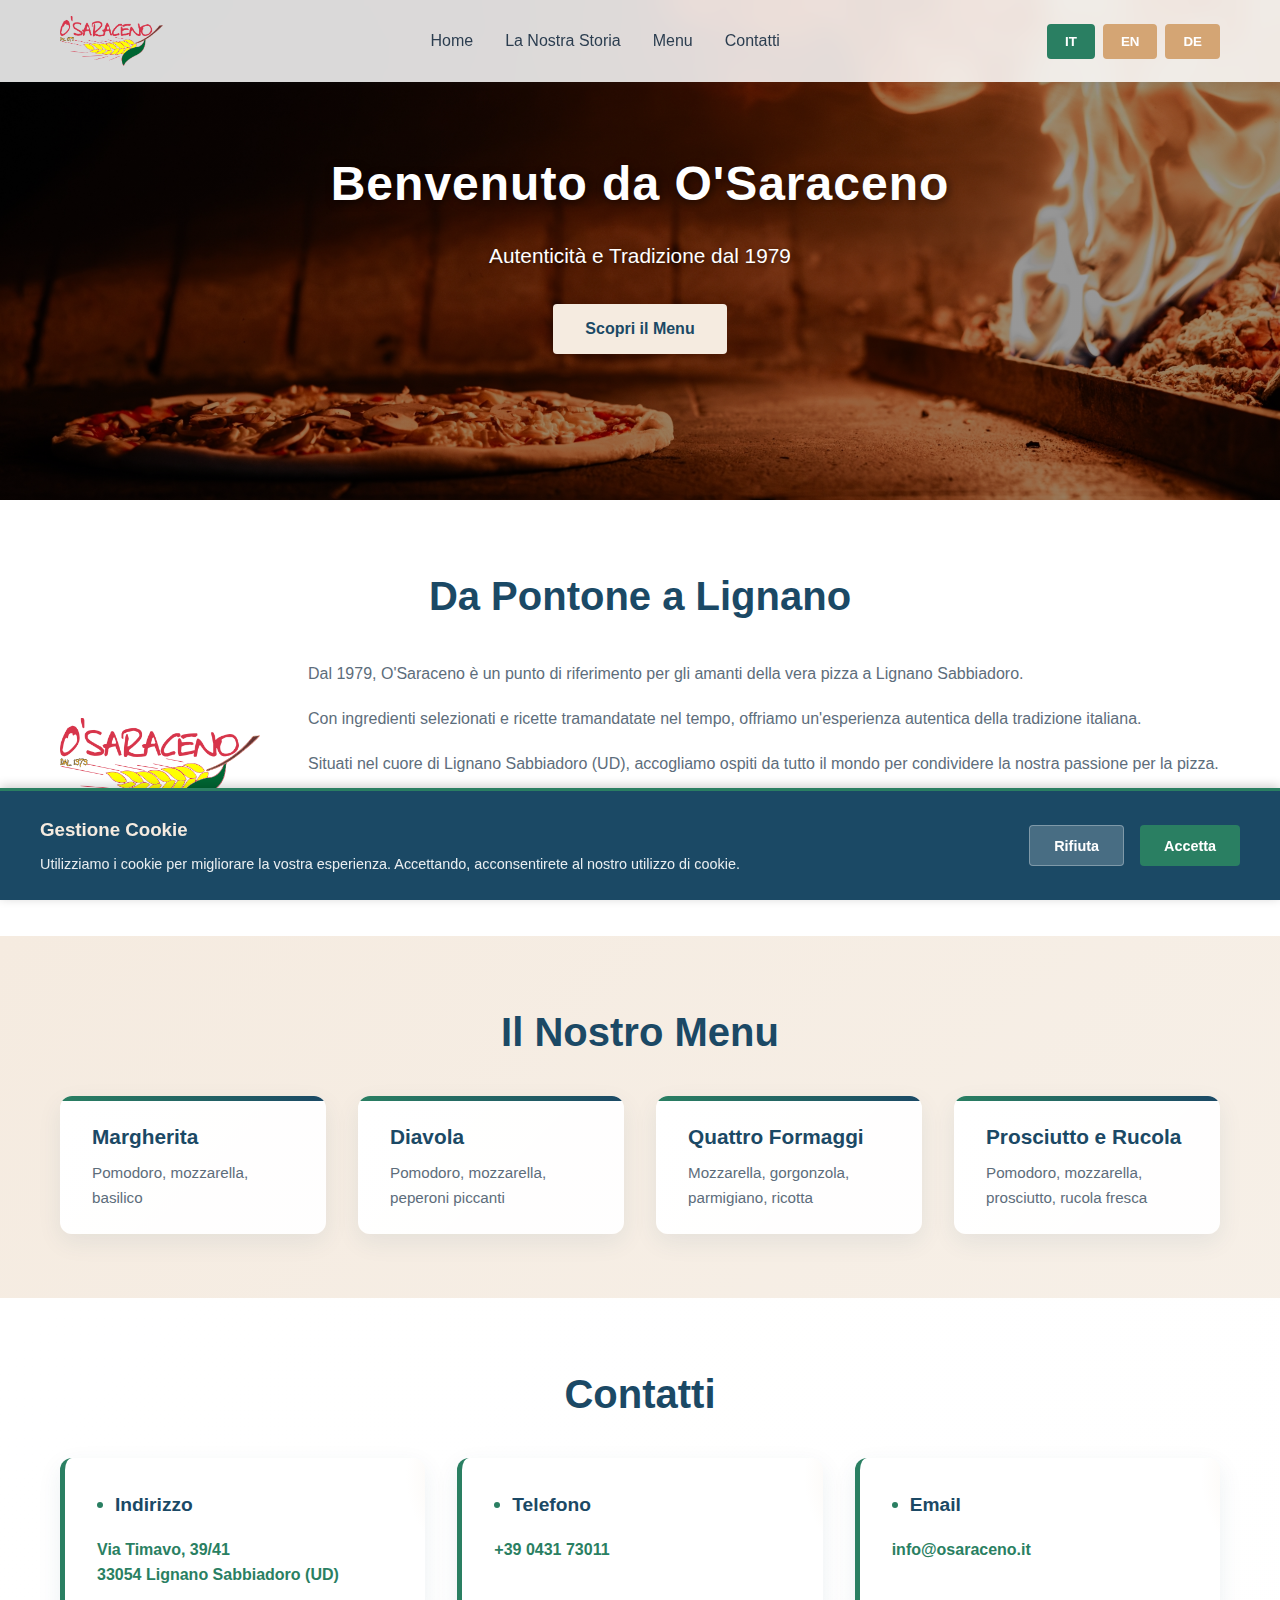
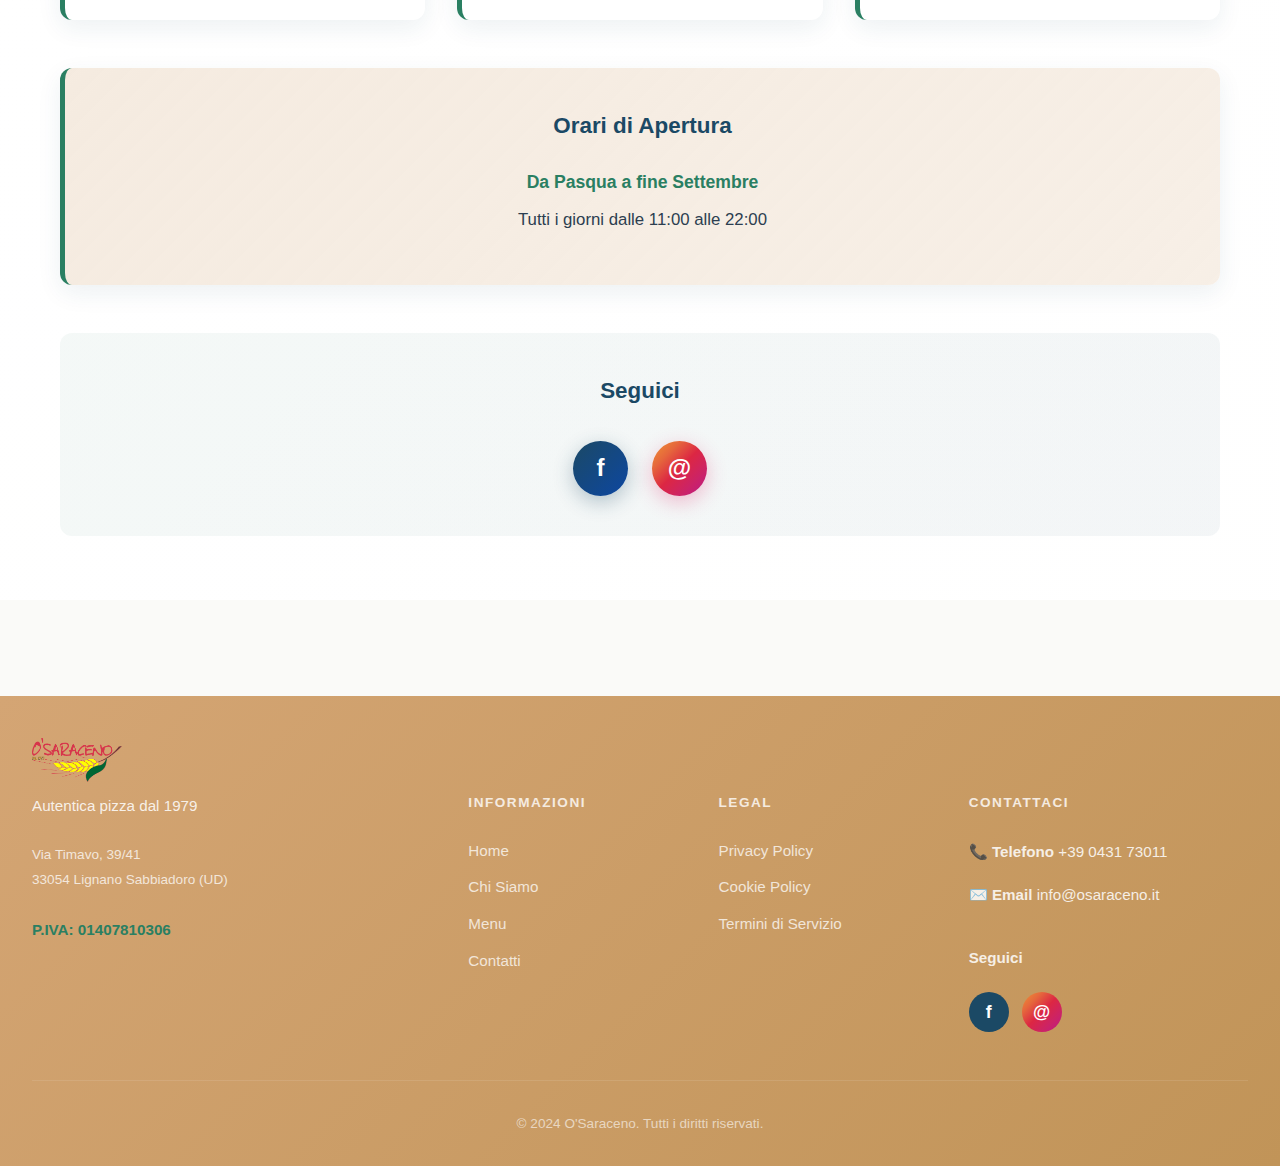
<file: index.html>
<!DOCTYPE html>
<html lang="it">
<head>
    <meta charset="UTF-8">
    <meta name="viewport" content="width=device-width, initial-scale=1.0">
    <title>O'Saraceno - Pizzeria</title>
    <link rel="stylesheet" href="styles.css">
    <link rel="stylesheet" href="home.css">
    <link rel="icon" href="images/logo.png">
</head>
<body>
    <!-- Header e Navbar -->
    <header class="navbar">
        <div class="container">
            <div class="navbar-content">
                <div class="logo">
                    <img src="images/logo.png" alt="O'Saraceno Logo" class="logo-img">
                    <span class="logo-text">O'Saraceno</span>
                </div>
                <nav class="nav-links">
                    <a href="#home" data-i18n="nav_home">Home</a>
                    <a href="story.html" data-i18n="nav_story">La Nostra Storia</a>
                    <a href="menu.html" data-i18n="nav_menu">Menu</a>
                    <a href="contact.html" data-i18n="nav_contact">Contatti</a>
                </nav>
                <div class="language-switcher">
                    <button class="lang-btn" data-lang="it">IT</button>
                    <button class="lang-btn" data-lang="en">EN</button>
                    <button class="lang-btn" data-lang="de">DE</button>
                </div>
            </div>
        </div>
    </header>

    <!-- Hero Section -->
    <section id="home" class="hero">
        <div class="hero-content">
            <h1 data-i18n="hero_title">Benvenuto da O'Saraceno</h1>
            <p data-i18n="hero_subtitle">Autenticità e Tradizione dal 1979</p>
            <button class="cta-btn" data-i18n="hero_btn">Scopri il Menu</button>
        </div>
    </section>

    <!-- Storia Section -->
    <section id="story" class="story">
        <div class="container">
            <h2 data-i18n="story_title">La Nostra Storia</h2>
            <div class="story-content">
                <img src="images/logo.png" alt="O'Saraceno" class="story-img">
                <div class="story-text">
                    <p data-i18n="story_p1">Dal 1979, O'Saraceno è un punto di riferimento per gli amanti della vera pizza a Lignano Sabbiadoro.</p>
                    <p data-i18n="story_p2">Con ingredienti selezionati e ricette tramandatate nel tempo, offriamo un'esperienza autentica della tradizione italiana.</p>
                    <p data-i18n="story_p3">Situati nel cuore di Lignano Sabbiadoro (UD), accogliamo ospiti da tutto il mondo per condividere la nostra passione per la pizza.</p>
                    <a href="story.html" class="story-btn" data-i18n="story_btn">Scopri la Nostra Storia</a>
                </div>
            </div>
        </div>
    </section>

    <!-- Menu Section -->
    <section id="menu" class="menu">
        <div class="container">
            <h2 data-i18n="menu_title">Il Nostro Menu</h2>
            <div class="menu-grid">
                <a href="menu.html" class="menu-item">
                    <h3 data-i18n="menu_margherita">Margherita</h3>
                    <p data-i18n="menu_margherita_desc">Pomodoro, mozzarella, basilico</p>
                </a>
                <a href="menu.html" class="menu-item">
                    <h3 data-i18n="menu_diavola">Diavola</h3>
                    <p data-i18n="menu_diavola_desc">Pomodoro, mozzarella, peperoni piccanti</p>
                </a>
                <a href="menu.html" class="menu-item">
                    <h3 data-i18n="menu_quattroformaggi">Quattro Formaggi</h3>
                    <p data-i18n="menu_quattroformaggi_desc">Mozzarella, gorgonzola, parmigiano, ricotta</p>
                </a>
                <a href="menu.html" class="menu-item">
                    <h3 data-i18n="menu_prosciutto">Prosciutto e Rucola</h3>
                    <p data-i18n="menu_prosciutto_desc">Pomodoro, mozzarella, prosciutto, rucola fresca</p>
                </a>
            </div>
        </div>
    </section>

    <!-- Contatti Section -->
    <section id="contact" class="contact">
        <div class="container">
            <h2 data-i18n="contact_title">Contatti</h2>
            <div class="contact-info">
                <div class="contact-item">
                    <h3 data-i18n="contact_address">Indirizzo</h3>
                    <p><a href="https://maps.google.com/?q=Via+Timavo+39+41+Lignano+Sabbiadoro" target="_blank">Via Timavo, 39/41<br>33054 Lignano Sabbiadoro (UD)</a></p>
                </div>
                <div class="contact-item">
                    <h3 data-i18n="contact_phone">Telefono</h3>
                    <p><a href="tel:+390431730011">+39 0431 73011</a></p>
                </div>
                <div class="contact-item">
                    <h3 data-i18n="contact_email">Email</h3>
                    <p><a href="mailto:info@osaraceno.it">info@osaraceno.it</a></p>
                </div>
            </div>

            <div class="opening-hours">
                <h3 data-i18n="contact_hours">Orari di Apertura</h3>
                <p data-i18n="contact_season">Da Pasqua a fine Settembre</p>
                <p data-i18n="contact_days">Tutti i giorni dalle 11:00 alle 22:00</p>
            </div>

            <div class="social-links">
                <h3 data-i18n="contact_follow">Seguici</h3>
                <div class="socials">
                    <a href="https://www.facebook.com/saracenolignano/?locale=it_IT" target="_blank" class="social-btn facebook" aria-label="Facebook" title="Seguici su Facebook">f</a>
                    <a href="https://www.instagram.com/osaraceno/?igsh=MXdrZjVtYWFlMDRrdw%3D%3D" target="_blank" class="social-btn instagram" aria-label="Instagram" title="Seguici su Instagram">@</a>
                </div>
            </div>
        </div>
    </section>

    <!-- Footer -->
    <footer class="footer">
        <div class="footer-content">
            <!-- Company Info -->
            <div class="footer-section">
                <p>Autentica pizza dal 1979</p>
                <p style="font-size: 0.85rem; color: rgba(255,255,255,0.75); margin-top: 0.5rem; margin-bottom: 0;">Via Timavo, 39/41<br>33054 Lignano Sabbiadoro (UD)</p>
                <p class="vat-info">P.IVA: 01407810306</p>
            </div>

            <!-- Quick Links -->
            <div class="footer-section">
                <h4 data-i18n="footer_info">Menu</h4>
                <ul>
                    <li><a href="#home" data-i18n="nav_home">Home</a></li>
                    <li><a href="story.html" data-i18n="footer_about">Chi Siamo</a></li>
                    <li><a href="menu.html" data-i18n="footer_menu">Menu</a></li>
                    <li><a href="#contact" data-i18n="footer_contact">Contatti</a></li>
                </ul>
            </div>

            <!-- Legal -->
            <div class="footer-section">
                <h4 data-i18n="footer_legal">Legal</h4>
                <ul>
                    <li><a href="privacy.html" data-i18n="footer_privacy">Privacy Policy</a></li>
                    <li><a href="cookie-policy.html" data-i18n="footer_cookies">Cookie Policy</a></li>
                    <li><a href="terms.html" data-i18n="footer_terms">Termini di Servizio</a></li>
                </ul>
            </div>

            <!-- Contact & Social -->
            <div class="footer-section">
                <h4 data-i18n="footer_follow">Contattaci</h4>
                <p>
                    <strong>📞 Telefono</strong>
                    <a href="tel:+390431730011">+39 0431 73011</a>
                </p>
                <p>
                    <strong>✉️ Email</strong>
                    <a href="mailto:info@osaraceno.it">info@osaraceno.it</a>
                </p>
                <p style="margin-top: 1.2rem;">
                    <strong style="display: block; margin-bottom: 0.8rem;">Seguici</strong>
                </p>
                <div class="footer-socials">
                    <a href="https://www.facebook.com/saracenolignano/?locale=it_IT" target="_blank" class="footer-social-btn" aria-label="Facebook">f</a>
                    <a href="https://www.instagram.com/osaraceno/?igsh=MXdrZjVtYWFlMDRrdw%3D%3D" target="_blank" class="footer-social-btn" aria-label="Instagram">@</a>
                </div>
            </div>
        </div>

        <div class="footer-bottom">
            <p data-i18n="footer_copyright"></p>
        </div>
    </footer>

    <!-- Cookie Consent Banner -->
    <div id="cookieBanner" class="cookie-banner">
        <div class="cookie-content">
            <div class="cookie-text">
                <h3 data-i18n="cookie_title">Gestione Cookie</h3>
                <p data-i18n="cookie_description">Utilizziamo i cookie per migliorare la vostra esperienza. Accettando, acconsentirete al nostro utilizzo di cookie.</p>
            </div>
            <div class="cookie-buttons">
                <button id="cookieReject" class="cookie-btn reject" data-i18n="cookie_reject">Rifiuta</button>
                <button id="cookieAccept" class="cookie-btn accept" data-i18n="cookie_accept">Accetta</button>
            </div>
        </div>
    </div>

    <!-- WhatsApp Button -->
    <a href="https://wa.me/390431730011?text=Ciao%20O%27Saraceno%2C%20vorrei%20informazioni" target="_blank" class="whatsapp-btn" aria-label="WhatsApp" title="Contattaci su WhatsApp">
        <span class="whatsapp-icon">💬</span>
    </a>

    <script src="translations.js"></script>
    <script src="common.js"></script>
    <script src="cookies.js"></script>
    <script src="home.js"></script>
</body>
</html>
</file>
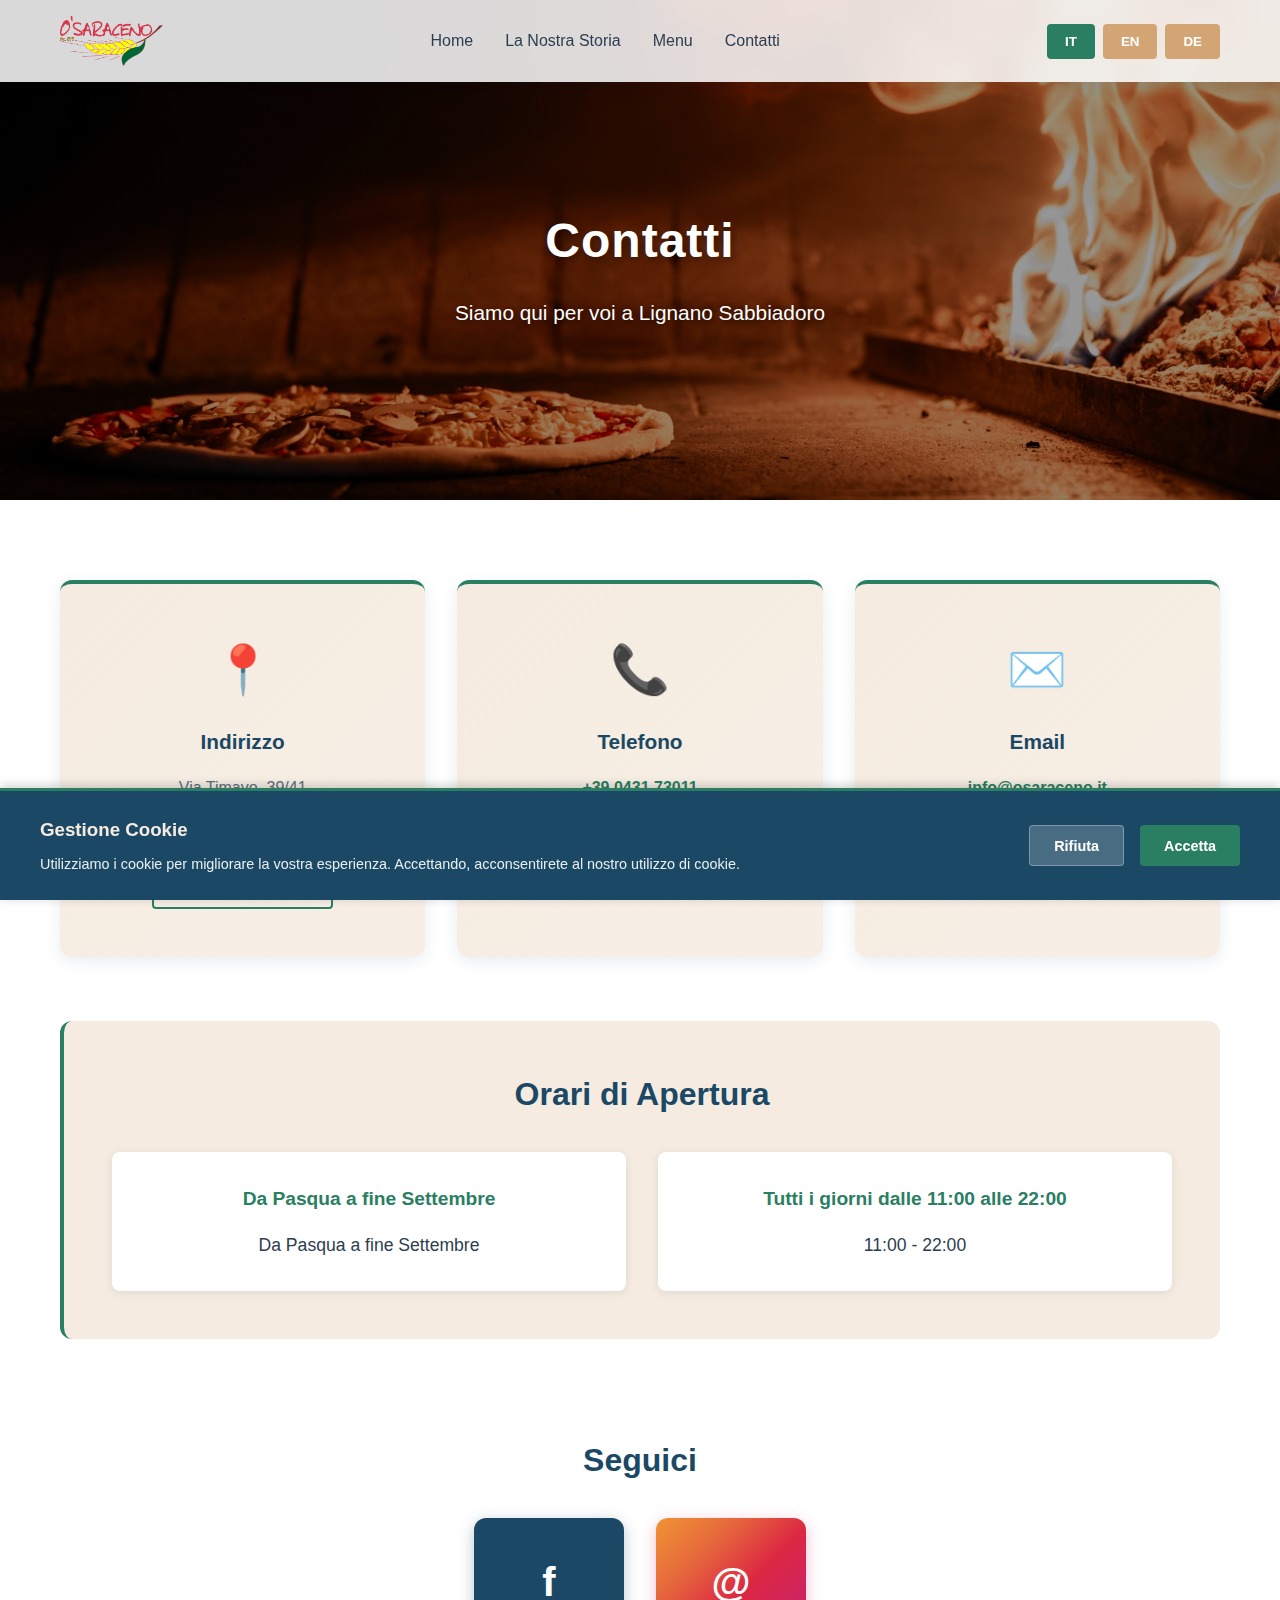
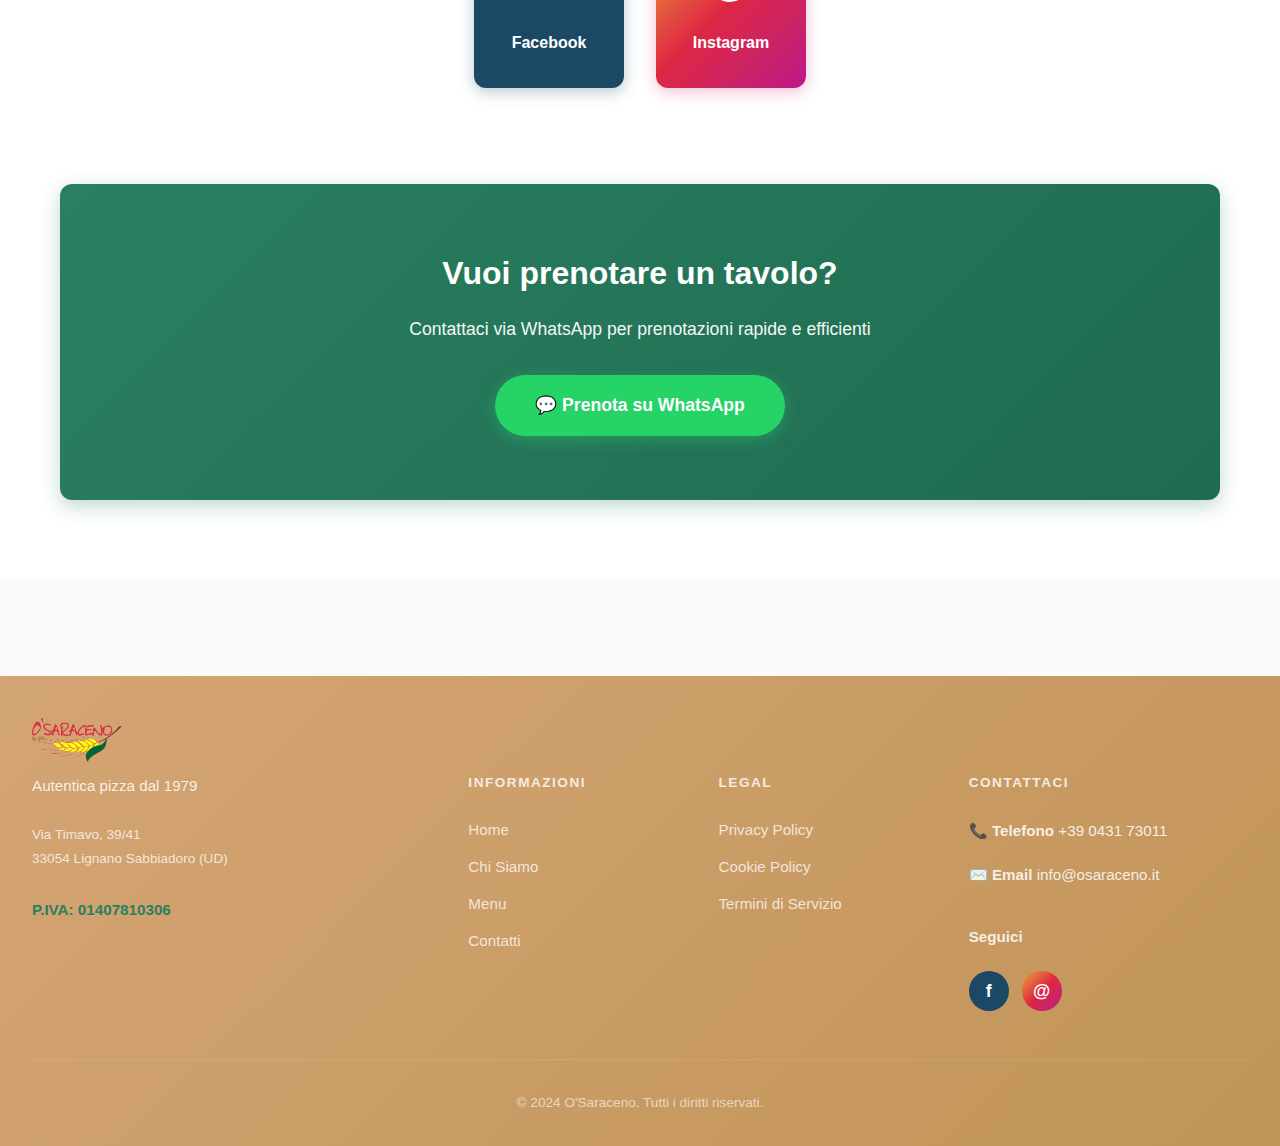
<file: contact.html>
<!DOCTYPE html>
<html lang="it">
<head>
    <meta charset="UTF-8">
    <meta name="viewport" content="width=device-width, initial-scale=1.0">
    <title>Contatti - O'Saraceno</title>
    <link rel="stylesheet" href="styles.css">
    <link rel="stylesheet" href="contact.css">
    <link rel="icon" href="images/logo.png">
</head>
<body>
    <!-- Header e Navbar -->
    <header class="navbar">
        <div class="container">
            <div class="navbar-content">
                <a href="index.html" class="logo">
                    <img src="images/logo.png" alt="O'Saraceno Logo" class="logo-img">
                    <span class="logo-text">O'Saraceno</span>
                </a>
                <nav class="nav-links">
                    <a href="index.html" data-i18n="nav_home">Home</a>
                    <a href="story.html" data-i18n="nav_story">La Nostra Storia</a>
                    <a href="menu.html" data-i18n="nav_menu">Menu</a>
                    <a href="contact.html" data-i18n="nav_contact">Contatti</a>
                </nav>
                <div class="language-switcher">
                    <button class="lang-btn" data-lang="it">IT</button>
                    <button class="lang-btn" data-lang="en">EN</button>
                    <button class="lang-btn" data-lang="de">DE</button>
                </div>
                <button class="hamburger-menu" id="hamburger-menu" aria-label="Menu">
                    <span></span>
                    <span></span>
                    <span></span>
                </button>
            </div>
        </div>
        <!-- Mobile Menu -->
        <nav class="mobile-menu" id="mobile-menu">
            <a href="index.html" data-i18n="nav_home">Home</a>
            <a href="story.html" data-i18n="nav_story">La Nostra Storia</a>
            <a href="menu.html" data-i18n="nav_menu">Menu</a>
            <a href="contact.html" data-i18n="nav_contact">Contatti</a>
        </nav>
    </header>

    <!-- Contact Hero -->
    <section class="contact-hero">
        <div class="contact-hero-content">
            <h1 data-i18n="contact_title">Contatti</h1>
            <p data-i18n="contact_subtitle">Siamo qui per voi a Lignano Sabbiadoro</p>
        </div>
    </section>

    <!-- Contact Main -->
    <section class="contact-main">
        <div class="container">
            <div class="contact-wrapper">
                <!-- Contact Info Cards -->
                <div class="contact-cards">
                    <div class="contact-card">
                        <div class="contact-card-icon">📍</div>
                        <h3 data-i18n="contact_address">Indirizzo</h3>
                        <p>Via Timavo, 39/41</p>
                        <p>33054 Lignano Sabbiadoro (UD)</p>
                        <a href="https://maps.google.com/?q=Via+Timavo+39+41+Lignano+Sabbiadoro" target="_blank" class="contact-link">Visualizza su Maps</a>
                    </div>

                    <div class="contact-card">
                        <div class="contact-card-icon">📞</div>
                        <h3 data-i18n="contact_phone">Telefono</h3>
                        <p><a href="tel:+390431730011">+39 0431 73011</a></p>
                        <p class="contact-card-note">Disponibili per prenotazioni e informazioni</p>
                    </div>

                    <div class="contact-card">
                        <div class="contact-card-icon">✉️</div>
                        <h3 data-i18n="contact_email">Email</h3>
                        <p><a href="mailto:info@osaraceno.it">info@osaraceno.it</a></p>
                        <p class="contact-card-note">Rispondiamo entro 24 ore</p>
                    </div>
                </div>

                <!-- Opening Hours Section -->
                <div class="contact-hours-section">
                    <h2 data-i18n="contact_hours">Orari di Apertura</h2>
                    <div class="hours-content">
                        <div class="hours-box">
                            <h4 data-i18n="contact_season">Stagione</h4>
                            <p>Da Pasqua a fine Settembre</p>
                        </div>
                        <div class="hours-box">
                            <h4 data-i18n="contact_days">Giornaliero</h4>
                            <p>11:00 - 22:00</p>
                        </div>
                    </div>
                </div>

                <!-- Social Links Section -->
                <div class="contact-social-section">
                    <h2 data-i18n="contact_follow">Seguici sui Social</h2>
                    <div class="contact-socials">
                        <a href="https://www.facebook.com/saracenolignano/?locale=it_IT" target="_blank" class="contact-social-btn facebook">
                            <span class="icon">f</span>
                            <span class="label">Facebook</span>
                        </a>
                        <a href="https://www.instagram.com/osaraceno/?igsh=MXdrZjVtYWFlMDRrdw%3D%3D" target="_blank" class="contact-social-btn instagram">
                            <span class="icon">@</span>
                            <span class="label">Instagram</span>
                        </a>
                    </div>
                </div>

                <!-- CTA Section -->
                <div class="contact-cta">
                    <h3>Vuoi prenotare un tavolo?</h3>
                    <p>Contattaci via WhatsApp per prenotazioni rapide e efficienti</p>
                    <a href="https://wa.me/390431730011?text=Ciao%20O%27Saraceno%2C%20vorrei%20prenotare%20un%20tavolo" target="_blank" class="cta-btn whatsapp-cta">
                        💬 Prenota su WhatsApp
                    </a>
                </div>
            </div>
        </div>
    </section>

    <!-- Footer -->
    <footer class="footer">
        <div class="footer-content">
            <!-- Company Info -->
            <div class="footer-section">
                <p>Autentica pizza dal 1979</p>
                <p style="font-size: 0.85rem; color: rgba(255,255,255,0.75); margin-top: 0.5rem; margin-bottom: 0;">Via Timavo, 39/41<br>33054 Lignano Sabbiadoro (UD)</p>
                <p class="vat-info">P.IVA: 01407810306</p>
            </div>

            <!-- Quick Links -->
            <div class="footer-section">
                <h4 data-i18n="footer_info">Menu</h4>
                <ul>
                    <li><a href="index.html" data-i18n="nav_home">Home</a></li>
                    <li><a href="story.html" data-i18n="footer_about">Chi Siamo</a></li>
                    <li><a href="menu.html" data-i18n="footer_menu">Menu</a></li>
                    <li><a href="contact.html" data-i18n="footer_contact">Contatti</a></li>
                </ul>
            </div>

            <!-- Legal -->
            <div class="footer-section">
                <h4 data-i18n="footer_legal">Legal</h4>
                <ul>
                    <li><a href="privacy.html" data-i18n="footer_privacy">Privacy Policy</a></li>
                    <li><a href="cookie-policy.html" data-i18n="footer_cookies">Cookie Policy</a></li>
                    <li><a href="terms.html" data-i18n="footer_terms">Termini di Servizio</a></li>
                </ul>
            </div>

            <!-- Contact & Social -->
            <div class="footer-section">
                <h4 data-i18n="footer_follow">Contattaci</h4>
                <p>
                    <strong>📞 Telefono</strong>
                    <a href="tel:+390431730011">+39 0431 73011</a>
                </p>
                <p>
                    <strong>✉️ Email</strong>
                    <a href="mailto:info@osaraceno.it">info@osaraceno.it</a>
                </p>
                <p style="margin-top: 1.2rem;">
                    <strong style="display: block; margin-bottom: 0.8rem;">Seguici</strong>
                </p>
                <div class="footer-socials">
                    <a href="https://www.facebook.com/saracenolignano/?locale=it_IT" target="_blank" class="footer-social-btn" aria-label="Facebook">f</a>
                    <a href="https://www.instagram.com/osaraceno/?igsh=MXdrZjVtYWFlMDRrdw%3D%3D" target="_blank" class="footer-social-btn" aria-label="Instagram">@</a>
                </div>
            </div>
        </div>

        <div class="footer-bottom">
            <p data-i18n="footer_copyright"></p>
        </div>
    </footer>

    <!-- Cookie Consent Banner -->
    <div id="cookieBanner" class="cookie-banner">
        <div class="cookie-content">
            <div class="cookie-text">
                <h3 data-i18n="cookie_title">Gestione Cookie</h3>
                <p data-i18n="cookie_description">Utilizziamo i cookie per migliorare la vostra esperienza. Accettando, acconsentirete al nostro utilizzo di cookie.</p>
            </div>
            <div class="cookie-buttons">
                <button id="cookieReject" class="cookie-btn reject" data-i18n="cookie_reject">Rifiuta</button>
                <button id="cookieAccept" class="cookie-btn accept" data-i18n="cookie_accept">Accetta</button>
            </div>
        </div>
    </div>

    <!-- WhatsApp Button -->
    <a href="https://wa.me/390431730011?text=Ciao%20O%27Saraceno%2C%20vorrei%20informazioni" target="_blank" class="whatsapp-btn" aria-label="WhatsApp" title="Contattaci su WhatsApp">
        <span class="whatsapp-icon">💬</span>
    </a>

    <script src="script.js"></script>
    <script src="translations.js?v=2"></script>
    <script src="common.js?v=2"></script>
    <script src="cookies.js?v=2"></script>
</body>
</html>
</file>
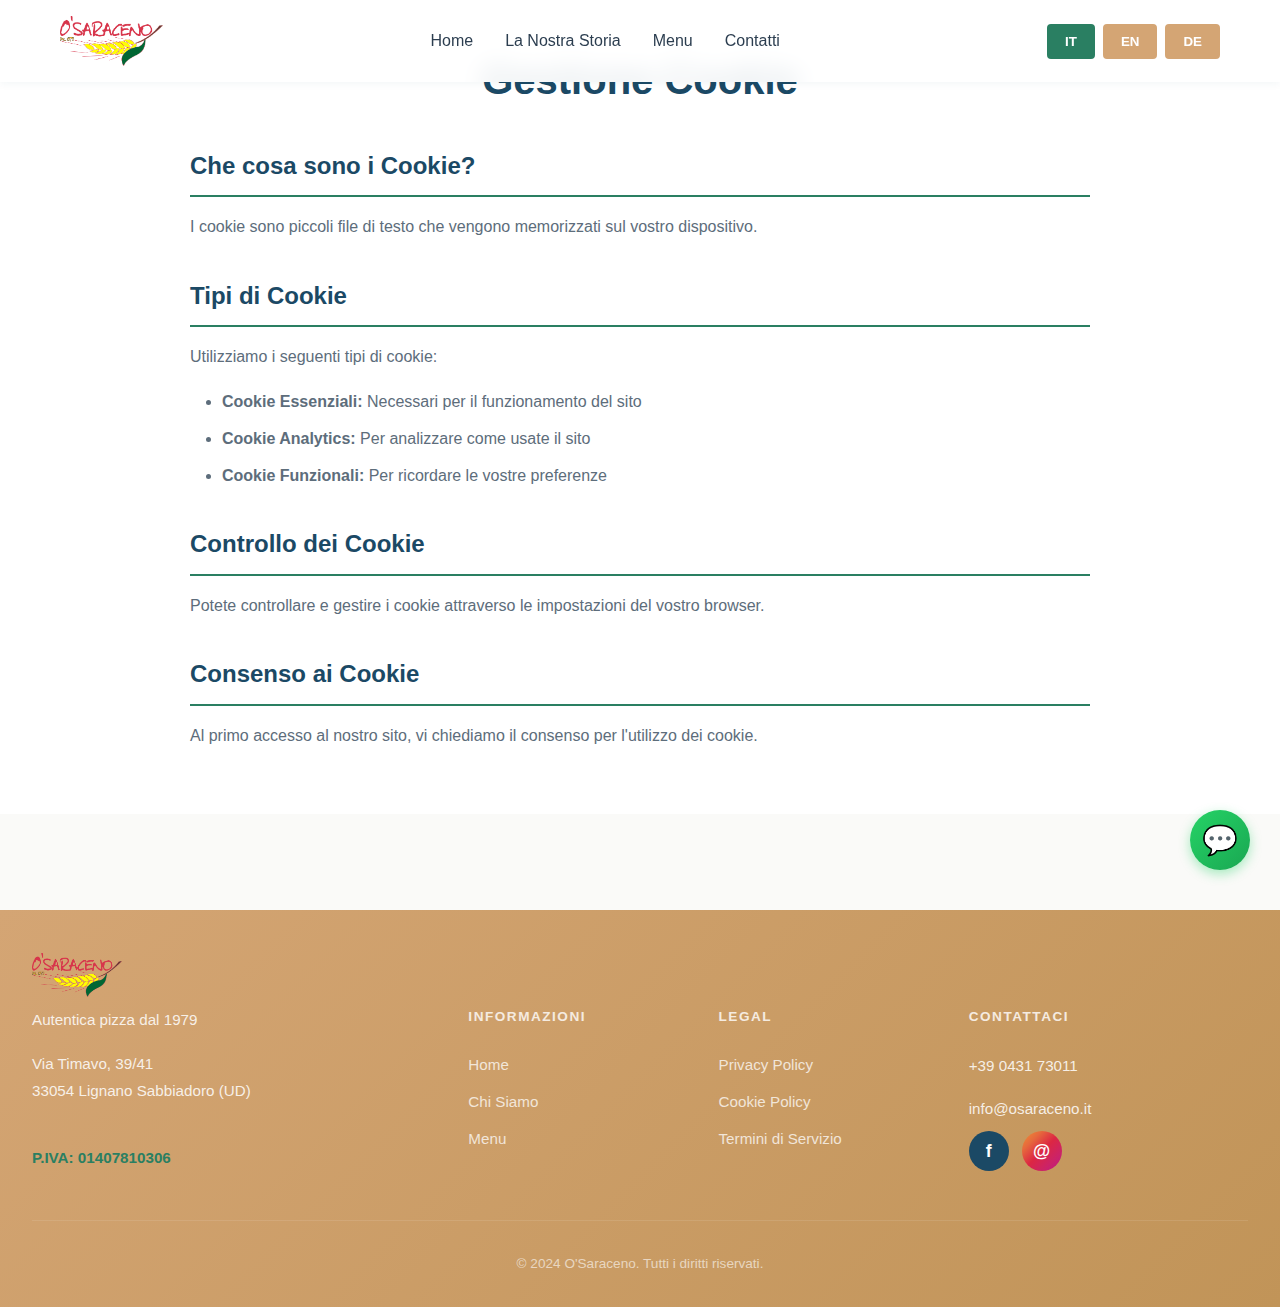
<file: cookie-policy.html>
<!DOCTYPE html>
<html lang="it">
<head>
    <meta charset="UTF-8">
    <meta name="viewport" content="width=device-width, initial-scale=1.0">
    <title>Cookie Policy - O'Saraceno</title>
    <link rel="stylesheet" href="styles.css">
    <link rel="stylesheet" href="legal.css">
    <link rel="icon" href="images/logo.png">
</head>
<body>
    <!-- Header e Navbar -->
    <header class="navbar">
        <div class="container">
            <div class="navbar-content">
                <div class="logo">
                    <img src="images/logo.png" alt="O'Saraceno Logo" class="logo-img">
                    <span class="logo-text">O'Saraceno</span>
                </div>
                <nav class="nav-links">
                    <a href="index.html" data-i18n="nav_home">Home</a>
                    <a href="story.html" data-i18n="nav_story">La Nostra Storia</a>
                    <a href="menu.html" data-i18n="nav_menu">Menu</a>
                    <a href="contact.html" data-i18n="nav_contact">Contatti</a>
                </nav>
                <div class="language-switcher">
                    <button class="lang-btn" data-lang="it">IT</button>
                    <button class="lang-btn" data-lang="en">EN</button>
                    <button class="lang-btn" data-lang="de">DE</button>
                </div>
            </div>
        </div>
    </header>

    <!-- Legal Content -->
    <section class="legal-section">
        <div class="container">
            <h1 data-i18n="cookie_title">Cookie Policy</h1>
            
            <div class="legal-content">
                <h2 data-i18n="cookie_what">Che cosa sono i Cookie?</h2>
                <p data-i18n="cookie_what_text">I cookie sono piccoli file di testo che vengono memorizzati sul vostro dispositivo quando visitate il nostro sito. Ci aiutano a ricordare le vostre preferenze e a migliorare l'esperienza utente.</p>

                <h2 data-i18n="cookie_types">Tipi di Cookie</h2>
                <p data-i18n="cookie_types_text">Utilizziamo i seguenti tipi di cookie:</p>
                <ul>
                    <li><strong>Cookie Essenziali:</strong> Necessari per il funzionamento del sito</li>
                    <li><strong>Cookie Analytics:</strong> Per analizzare come usate il sito</li>
                    <li><strong>Cookie Funzionali:</strong> Per ricordare le vostre preferenze</li>
                </ul>

                <h2 data-i18n="cookie_control">Controllo dei Cookie</h2>
                <p data-i18n="cookie_control_text">Potete controllare e gestire i cookie attraverso le impostazioni del vostro browser. Disabilitare i cookie potrebbe influire sulla funzionalità del sito.</p>

                <h2 data-i18n="cookie_consent">Consenso ai Cookie</h2>
                <p data-i18n="cookie_consent_text">Al primo accesso al nostro sito, vi chiediamo il consenso per l'utilizzo dei cookie. Potete modificare le vostre preferenze in qualsiasi momento.</p>
            </div>
        </div>
    </section>

    <!-- Footer -->
    <footer class="footer">
        <div class="footer-content">
            <!-- Company -->
            <div class="footer-section">
                <p>Autentica pizza dal 1979</p>
                <p>Via Timavo, 39/41<br>33054 Lignano Sabbiadoro (UD)</p>
                <p class="vat-info">P.IVA: 01407810306</p>
            </div>

            <!-- Navigation -->
            <div class="footer-section">
                <h4 data-i18n="footer_info">Menu</h4>
                <ul>
                    <li><a href="index.html" data-i18n="nav_home">Home</a></li>
                    <li><a href="index.html#story" data-i18n="footer_about">Chi Siamo</a></li>
                    <li><a href="index.html#menu" data-i18n="footer_menu">Menu</a></li>
                </ul>
            </div>

            <!-- Legal -->
            <div class="footer-section">
                <h4 data-i18n="footer_legal">Legal</h4>
                <ul>
                    <li><a href="privacy.html" data-i18n="footer_privacy">Privacy</a></li>
                    <li><a href="cookie-policy.html" data-i18n="footer_cookies">Cookie</a></li>
                    <li><a href="terms.html" data-i18n="footer_terms">Termini</a></li>
                </ul>
            </div>

            <!-- Contact -->
            <div class="footer-section">
                <h4 data-i18n="footer_follow">Contatti</h4>
                <p><a href="tel:+390431730011">+39 0431 73011</a></p>
                <p><a href="mailto:info@osaraceno.it">info@osaraceno.it</a></p>
                <div class="footer-socials">
                    <a href="https://www.facebook.com/saracenolignano/?locale=it_IT" target="_blank" class="footer-social-btn" aria-label="Facebook" title="Facebook">f</a>
                    <a href="https://www.instagram.com/osaraceno/?igsh=MXdrZjVtYWFlMDRrdw%3D%3D" target="_blank" class="footer-social-btn" aria-label="Instagram" title="Instagram">@</a>
                </div>
            </div>
        </div>

        <div class="footer-bottom">
            <p data-i18n="footer_copyright"></p>
        </div>
    </footer>

    <!-- WhatsApp Button -->
    <a href="https://wa.me/390431730011?text=Ciao%20O%27Saraceno%2C%20vorrei%20informazioni" target="_blank" class="whatsapp-btn" aria-label="WhatsApp">
        <span class="whatsapp-icon">💬</span>
    </a>

    <script src="translations.js"></script>
    <script src="common.js"></script>
    <script src="cookies.js"></script>
</body>
</html>
</file>
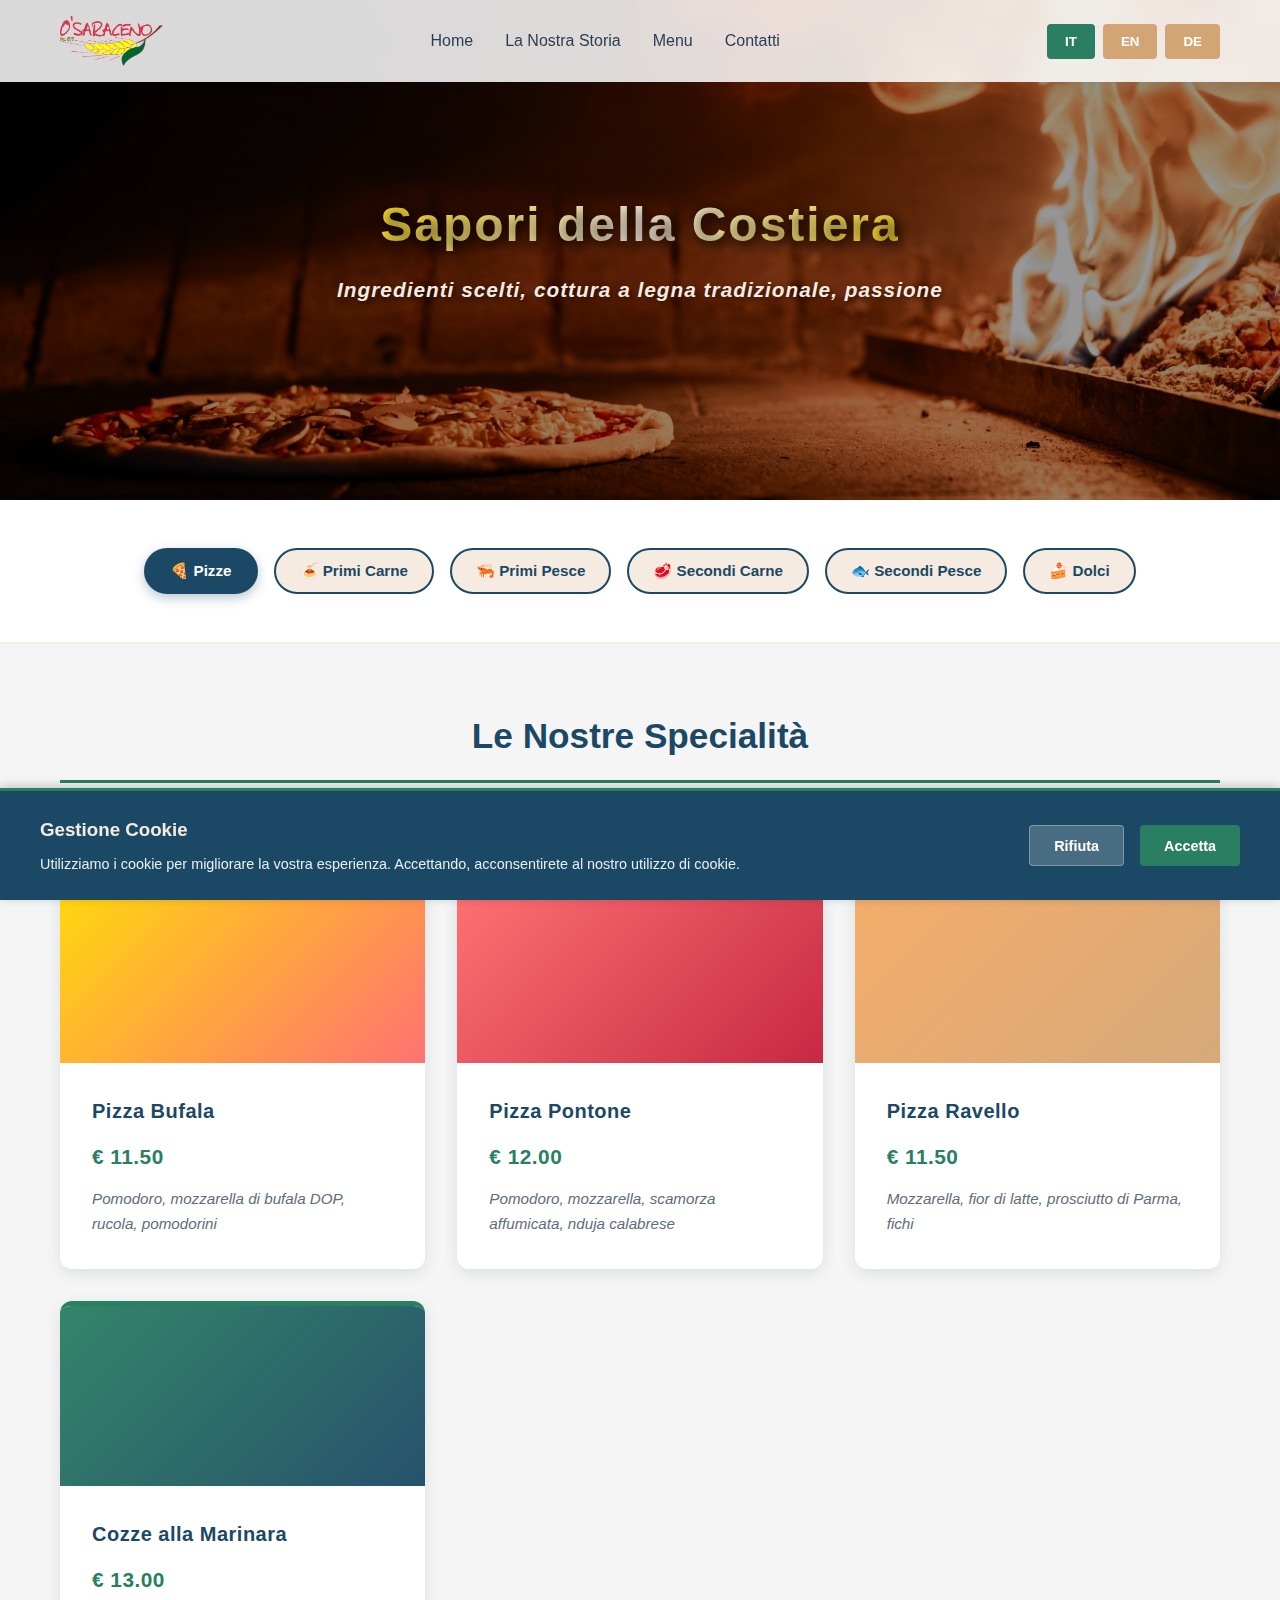
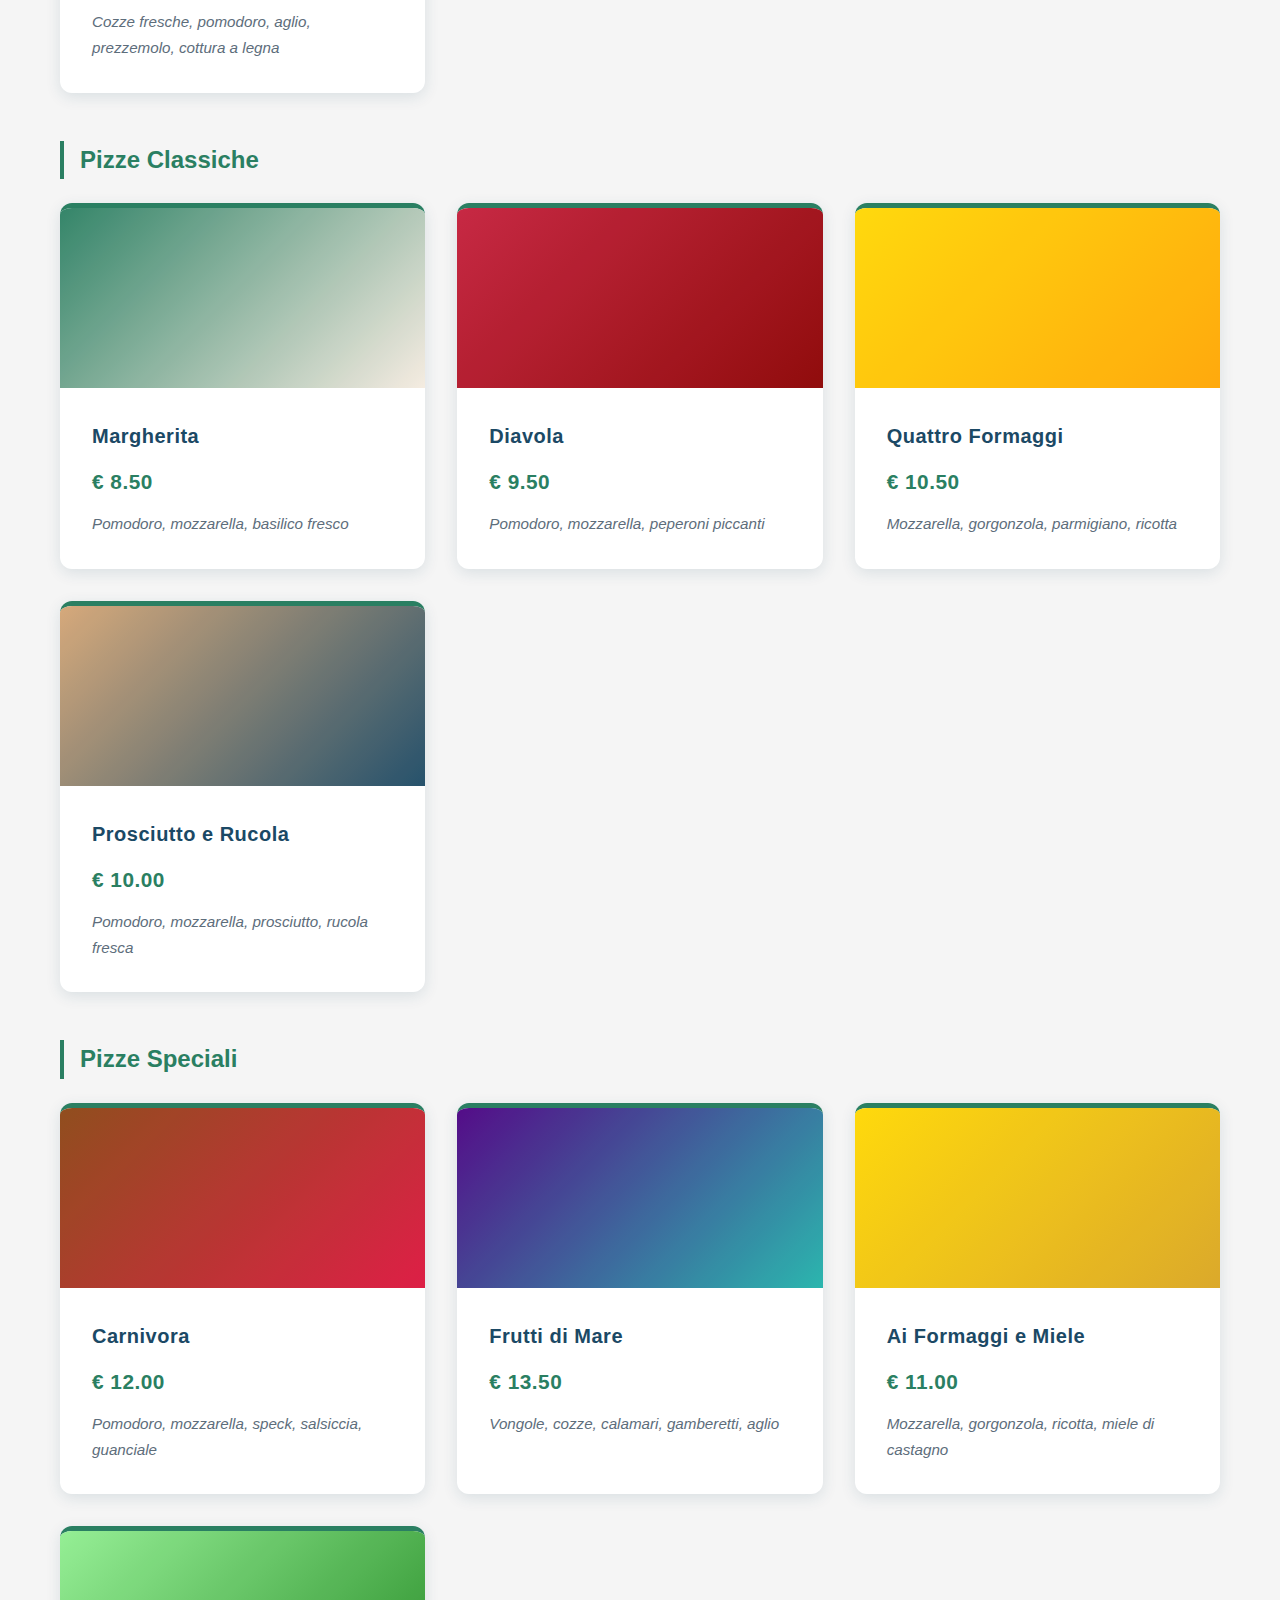
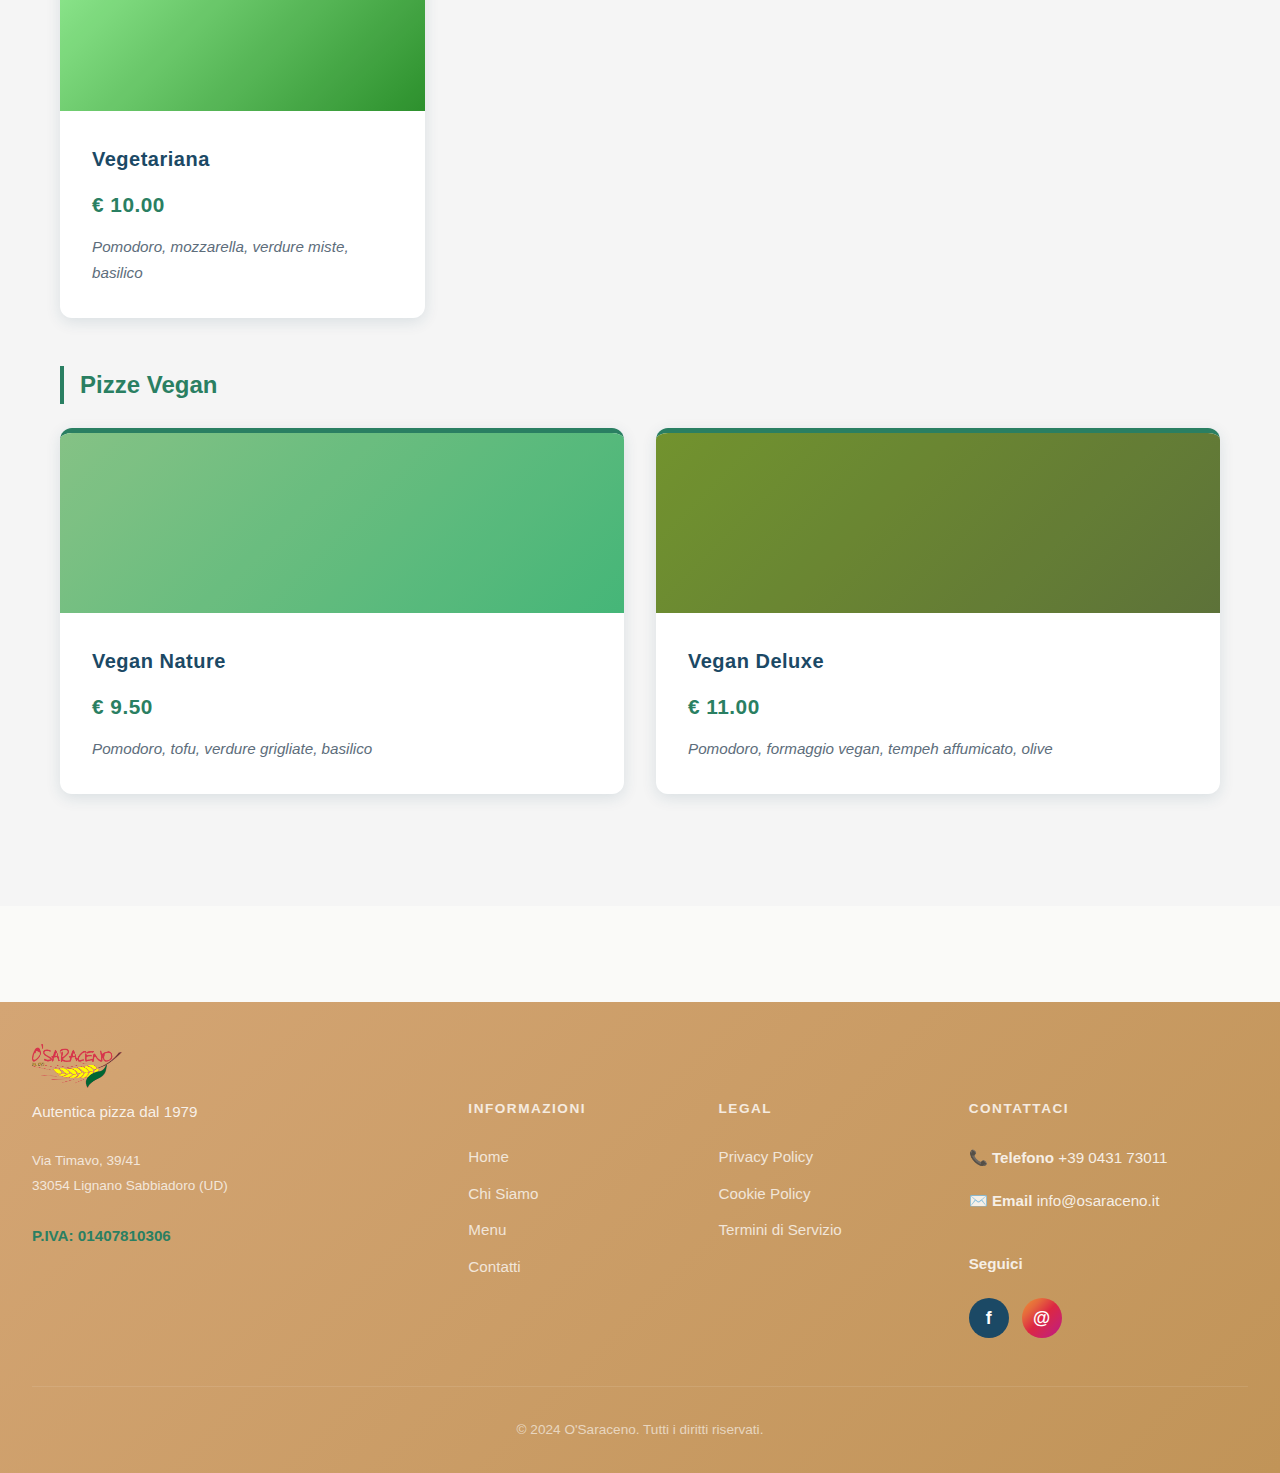
<file: menu.html>
<!DOCTYPE html>
<html lang="it">
<head>
    <meta charset="UTF-8">
    <meta name="viewport" content="width=device-width, initial-scale=1.0">
    <title>Menu - O'Saraceno</title>
    <link rel="stylesheet" href="styles.css">
    <link rel="stylesheet" href="menu.css">
    <link rel="icon" href="images/logo.png">
</head>
<body>
    <!-- Header e Navbar -->
    <header class="navbar">
        <div class="container">
            <div class="navbar-content">
                <a href="index.html" class="logo">
                    <img src="images/logo.png" alt="O'Saraceno Logo" class="logo-img">
                    <span class="logo-text">O'Saraceno</span>
                </a>
                <nav class="nav-links">
                    <a href="index.html" data-i18n="nav_home">Home</a>
                    <a href="story.html" data-i18n="nav_story">La Nostra Storia</a>
                    <a href="menu.html" data-i18n="nav_menu">Menu</a>
                    <a href="contact.html" data-i18n="nav_contact">Contatti</a>
                </nav>
                <div class="language-switcher">
                    <button class="lang-btn" data-lang="it">IT</button>
                    <button class="lang-btn" data-lang="en">EN</button>
                    <button class="lang-btn" data-lang="de">DE</button>
                </div>
                <button class="hamburger-menu" id="hamburger-menu" aria-label="Menu">
                    <span></span>
                    <span></span>
                    <span></span>
                </button>
            </div>
        </div>
        <!-- Mobile Menu -->
        <nav class="mobile-menu" id="mobile-menu">
            <a href="index.html" data-i18n="nav_home">Home</a>
            <a href="story.html" data-i18n="nav_story">La Nostra Storia</a>
            <a href="menu.html" data-i18n="nav_menu">Menu</a>
            <a href="contact.html" data-i18n="nav_contact">Contatti</a>
        </nav>
    </header>

    <!-- Menu Hero -->
    <section class="menu-hero">
        <div class="menu-hero-content">
            <h1 data-i18n="menu_page_title">Sapori della Costiera</h1>
            <p data-i18n="menu_page_subtitle">Ingredienti scelti, cottura a legna tradizionale, passione</p>
        </div>
    </section>

    <!-- Menu Navigation -->
    <section class="menu-nav-section">
        <div class="container">
            <div class="menu-categories">
                <button class="category-btn active" data-category="pizze">🍕 Pizze</button>
                <button class="category-btn" data-category="primi-carne">🍝 Primi Carne</button>
                <button class="category-btn" data-category="primi-pesce">🦐 Primi Pesce</button>
                <button class="category-btn" data-category="secondi-carne">🥩 Secondi Carne</button>
                <button class="category-btn" data-category="secondi-pesce">🐟 Secondi Pesce</button>
                <button class="category-btn" data-category="dolci">🍰 Dolci</button>
            </div>
        </div>
    </section>

    <!-- Menu Content -->
    <section class="menu-content-section">
        <div class="container">

            <!-- PIZZE -->
            <div class="menu-category active" id="pizze">
                <h2 data-i18n="menu_pizze_title">Le Nostre Specialità</h2>

                <!-- Specialità della Casa -->
                <div class="menu-subcategory">
                    <h3>Specialità dalla Costiera Amalfitana</h3>
                    <div class="menu-grid">
                        <div class="menu-card">
                            <div class="menu-card-image" style="background: linear-gradient(135deg, #FFD700 0%, #FF6B6B 100%);"></div>
                            <div class="menu-card-content">
                                <h4>Pizza Bufala</h4>
                                <span class="price">€ 11.50</span>
                                <p class="menu-card-desc">Pomodoro, mozzarella di bufala DOP, rucola, pomodorini</p>
                            </div>
                        </div>
                        <div class="menu-card">
                            <div class="menu-card-image" style="background: linear-gradient(135deg, #FF6B6B 0%, #C41E3A 100%);"></div>
                            <div class="menu-card-content">
                                <h4>Pizza Pontone</h4>
                                <span class="price">€ 12.00</span>
                                <p class="menu-card-desc">Pomodoro, mozzarella, scamorza affumicata, nduja calabrese</p>
                            </div>
                        </div>
                        <div class="menu-card">
                            <div class="menu-card-image" style="background: linear-gradient(135deg, #F5A962 0%, #D4A574 100%);"></div>
                            <div class="menu-card-content">
                                <h4>Pizza Ravello</h4>
                                <span class="price">€ 11.50</span>
                                <p class="menu-card-desc">Mozzarella, fior di latte, prosciutto di Parma, fichi</p>
                            </div>
                        </div>
                        <div class="menu-card">
                            <div class="menu-card-image" style="background: linear-gradient(135deg, #2A7F62 0%, #1B4965 100%);"></div>
                            <div class="menu-card-content">
                                <h4>Cozze alla Marinara</h4>
                                <span class="price">€ 13.00</span>
                                <p class="menu-card-desc">Cozze fresche, pomodoro, aglio, prezzemolo, cottura a legna</p>
                            </div>
                        </div>
                    </div>
                </div>

                <!-- Pizze Classiche -->
                <div class="menu-subcategory">
                    <h3 data-i18n="menu_pizze_classic">Pizze Classiche</h3>
                    <div class="menu-grid">
                        <div class="menu-card">
                            <div class="menu-card-image" style="background: linear-gradient(135deg, #2A7F62 0%, #F5EBE0 100%);"></div>
                            <div class="menu-card-content">
                                <h4>Margherita</h4>
                                <span class="price">€ 8.50</span>
                                <p class="menu-card-desc">Pomodoro, mozzarella, basilico fresco</p>
                            </div>
                        </div>
                        <div class="menu-card">
                            <div class="menu-card-image" style="background: linear-gradient(135deg, #C41E3A 0%, #8B0000 100%);"></div>
                            <div class="menu-card-content">
                                <h4>Diavola</h4>
                                <span class="price">€ 9.50</span>
                                <p class="menu-card-desc">Pomodoro, mozzarella, peperoni piccanti</p>
                            </div>
                        </div>
                        <div class="menu-card">
                            <div class="menu-card-image" style="background: linear-gradient(135deg, #FFD700 0%, #FFA500 100%);"></div>
                            <div class="menu-card-content">
                                <h4>Quattro Formaggi</h4>
                                <span class="price">€ 10.50</span>
                                <p class="menu-card-desc">Mozzarella, gorgonzola, parmigiano, ricotta</p>
                            </div>
                        </div>
                        <div class="menu-card">
                            <div class="menu-card-image" style="background: linear-gradient(135deg, #D4A574 0%, #1B4965 100%);"></div>
                            <div class="menu-card-content">
                                <h4>Prosciutto e Rucola</h4>
                                <span class="price">€ 10.00</span>
                                <p class="menu-card-desc">Pomodoro, mozzarella, prosciutto, rucola fresca</p>
                            </div>
                        </div>
                    </div>
                </div>

                <!-- Pizze Speciali -->
                <div class="menu-subcategory">
                    <h3 data-i18n="menu_pizze_special">Pizze Speciali</h3>
                    <div class="menu-grid">
                        <div class="menu-card">
                            <div class="menu-card-image" style="background: linear-gradient(135deg, #8B4513 0%, #DC143C 100%);"></div>
                            <div class="menu-card-content">
                                <h4>Carnivora</h4>
                                <span class="price">€ 12.00</span>
                                <p class="menu-card-desc">Pomodoro, mozzarella, speck, salsiccia, guanciale</p>
                            </div>
                        </div>
                        <div class="menu-card">
                            <div class="menu-card-image" style="background: linear-gradient(135deg, #4B0082 0%, #20B2AA 100%);"></div>
                            <div class="menu-card-content">
                                <h4>Frutti di Mare</h4>
                                <span class="price">€ 13.50</span>
                                <p class="menu-card-desc">Vongole, cozze, calamari, gamberetti, aglio</p>
                            </div>
                        </div>
                        <div class="menu-card">
                            <div class="menu-card-image" style="background: linear-gradient(135deg, #FFD700 0%, #DAA520 100%);"></div>
                            <div class="menu-card-content">
                                <h4>Ai Formaggi e Miele</h4>
                                <span class="price">€ 11.00</span>
                                <p class="menu-card-desc">Mozzarella, gorgonzola, ricotta, miele di castagno</p>
                            </div>
                        </div>
                        <div class="menu-card">
                            <div class="menu-card-image" style="background: linear-gradient(135deg, #90EE90 0%, #228B22 100%);"></div>
                            <div class="menu-card-content">
                                <h4>Vegetariana</h4>
                                <span class="price">€ 10.00</span>
                                <p class="menu-card-desc">Pomodoro, mozzarella, verdure miste, basilico</p>
                            </div>
                        </div>
                    </div>
                </div>

                <!-- Pizze Vegan -->
                <div class="menu-subcategory">
                    <h3 data-i18n="menu_pizze_vegan">Pizze Vegan</h3>
                    <div class="menu-grid">
                        <div class="menu-card">
                            <div class="menu-card-image" style="background: linear-gradient(135deg, #7FBF7F 0%, #3CB371 100%);"></div>
                            <div class="menu-card-content">
                                <h4>Vegan Nature</h4>
                                <span class="price">€ 9.50</span>
                                <p class="menu-card-desc">Pomodoro, tofu, verdure grigliate, basilico</p>
                            </div>
                        </div>
                        <div class="menu-card">
                            <div class="menu-card-image" style="background: linear-gradient(135deg, #6B8E23 0%, #556B2F 100%);"></div>
                            <div class="menu-card-content">
                                <h4>Vegan Deluxe</h4>
                                <span class="price">€ 11.00</span>
                                <p class="menu-card-desc">Pomodoro, formaggio vegan, tempeh affumicato, olive</p>
                            </div>
                        </div>
                    </div>
                </div>
            </div>

            <!-- PRIMI DI CARNE -->
            <div class="menu-category" id="primi-carne">
                <h2 data-i18n="menu_primi_carne_title">Primi Piatti di Carne</h2>
                <div class="menu-grid">
                    <div class="menu-card">
                        <div class="menu-card-image" style="background: linear-gradient(135deg, #D4A574 0%, #8B4513 100%);"></div>
                        <div class="menu-card-content">
                            <h4>Spaghetti alla Carbonara</h4>
                            <span class="price">€ 11.00</span>
                            <p class="menu-card-desc">Guanciale, uova, pecorino, pepe nero</p>
                        </div>
                    </div>
                    <div class="menu-card">
                        <div class="menu-card-image" style="background: linear-gradient(135deg, #C41E3A 0%, #8B0000 100%);"></div>
                        <div class="menu-card-content">
                            <h4>Tagliatelle al Ragù</h4>
                            <span class="price">€ 12.00</span>
                            <p class="menu-card-desc">Ragù di carne bolognese, parmigiano</p>
                        </div>
                    </div>
                    <div class="menu-card">
                        <div class="menu-card-image" style="background: linear-gradient(135deg, #FFD700 0%, #DAA520 100%);"></div>
                        <div class="menu-card-content">
                            <h4>Lasagna della Nonna</h4>
                            <span class="price">€ 12.50</span>
                            <p class="menu-card-desc">Ragù, besciamella, parmigiano</p>
                        </div>
                    </div>
                    <div class="menu-card">
                        <div class="menu-card-image" style="background: linear-gradient(135deg, #8B4513 0%, #654321 100%);"></div>
                        <div class="menu-card-content">
                            <h4>Pappardelle con Cinghiale</h4>
                            <span class="price">€ 13.00</span>
                            <p class="menu-card-desc">Ragù di cinghiale, parmigiano</p>
                        </div>
                    </div>
                </div>
            </div>

            <!-- PRIMI DI PESCE -->
            <div class="menu-category" id="primi-pesce">
                <h2 data-i18n="menu_primi_pesce_title">Primi Piatti di Pesce</h2>
                <div class="menu-grid">
                    <div class="menu-card">
                        <div class="menu-card-image" style="background: linear-gradient(135deg, #20B2AA 0%, #008080 100%);"></div>
                        <div class="menu-card-content">
                            <h4>Spaghetti alle Vongole</h4>
                            <span class="price">€ 13.50</span>
                            <p class="menu-card-desc">Vongole veraci, aglio, prezzemolo</p>
                        </div>
                    </div>
                    <div class="menu-card">
                        <div class="menu-card-image" style="background: linear-gradient(135deg, #4B0082 0%, #20B2AA 100%);"></div>
                        <div class="menu-card-content">
                            <h4>Linguine ai Frutti di Mare</h4>
                            <span class="price">€ 14.00</span>
                            <p class="menu-card-desc">Vongole, cozze, calamari, gamberetti</p>
                        </div>
                    </div>
                    <div class="menu-card">
                        <div class="menu-card-image" style="background: linear-gradient(135deg, #FFD700 0%, #20B2AA 100%);"></div>
                        <div class="menu-card-content">
                            <h4>Risotto ai Frutti di Mare</h4>
                            <span class="price">€ 14.50</span>
                            <p class="menu-card-desc">Riso carnaroli, frutti di mare, brodo di pesce</p>
                        </div>
                    </div>
                    <div class="menu-card">
                        <div class="menu-card-image" style="background: linear-gradient(135deg, #FF8C00 0%, #FFB6C1 100%);"></div>
                        <div class="menu-card-content">
                            <h4>Pappardelle al Pesce Spada</h4>
                            <span class="price">€ 14.00</span>
                            <p class="menu-card-desc">Pesce spada, limone, prezzemolo</p>
                        </div>
                    </div>
                </div>
            </div>

            <!-- SECONDI DI CARNE -->
            <div class="menu-category" id="secondi-carne">
                <h2 data-i18n="menu_secondi_carne_title">Secondi Piatti di Carne</h2>
                <div class="menu-grid">
                    <div class="menu-card">
                        <div class="menu-card-image" style="background: linear-gradient(135deg, #8B0000 0%, #DC143C 100%);"></div>
                        <div class="menu-card-content">
                            <h4>Bistecca alla Griglia</h4>
                            <span class="price">€ 18.00</span>
                            <p class="menu-card-desc">Carne di manzo, sale, olio</p>
                        </div>
                    </div>
                    <div class="menu-card">
                        <div class="menu-card-image" style="background: linear-gradient(135deg, #A0522D 0%, #8B4513 100%);"></div>
                        <div class="menu-card-content">
                            <h4>Ossobuco in Umido</h4>
                            <span class="price">€ 16.00</span>
                            <p class="menu-card-desc">Ossobuco di vitello, vino bianco, verdure</p>
                        </div>
                    </div>
                    <div class="menu-card">
                        <div class="menu-card-image" style="background: linear-gradient(135deg, #D4A574 0%, #8B4513 100%);"></div>
                        <div class="menu-card-content">
                            <h4>Saltimbocca alla Romana</h4>
                            <span class="price">€ 15.00</span>
                            <p class="menu-card-desc">Vitello, prosciutto, salvia, vino bianco</p>
                        </div>
                    </div>
                    <div class="menu-card">
                        <div class="menu-card-image" style="background: linear-gradient(135deg, #FFD700 0%, #DAA520 100%);"></div>
                        <div class="menu-card-content">
                            <h4>Pollastra al Forno</h4>
                            <span class="price">€ 13.50</span>
                            <p class="menu-card-desc">Pollastra, limone, erbe aromatiche</p>
                        </div>
                    </div>
                </div>
            </div>

            <!-- SECONDI DI PESCE -->
            <div class="menu-category" id="secondi-pesce">
                <h2 data-i18n="menu_secondi_pesce_title">Secondi Piatti di Pesce</h2>
                <div class="menu-grid">
                    <div class="menu-card">
                        <div class="menu-card-image" style="background: linear-gradient(135deg, #20B2AA 0%, #3CB371 100%);"></div>
                        <div class="menu-card-content">
                            <h4>Branzino al Forno</h4>
                            <span class="price">€ 16.00</span>
                            <p class="menu-card-desc">Branzino intero, limone, erbe aromatiche</p>
                        </div>
                    </div>
                    <div class="menu-card">
                        <div class="menu-card-image" style="background: linear-gradient(135deg, #008080 0%, #20B2AA 100%);"></div>
                        <div class="menu-card-content">
                            <h4>Orata Fritta</h4>
                            <span class="price">€ 15.50</span>
                            <p class="menu-card-desc">Orata, sale, limone</p>
                        </div>
                    </div>
                    <div class="menu-card">
                        <div class="menu-card-image" style="background: linear-gradient(135deg, #4B0082 0%, #20B2AA 100%);"></div>
                        <div class="menu-card-content">
                            <h4>Calamari alla Griglia</h4>
                            <span class="price">€ 14.00</span>
                            <p class="menu-card-desc">Calamari, aglio, prezzemolo, limone</p>
                        </div>
                    </div>
                    <div class="menu-card">
                        <div class="menu-card-image" style="background: linear-gradient(135deg, #FF8C00 0%, #FFB6C1 100%);"></div>
                        <div class="menu-card-content">
                            <h4>Gamberoni all'Americana</h4>
                            <span class="price">€ 17.00</span>
                            <p class="menu-card-desc">Gamberoni, aglio, pomodoro, peperoncino</p>
                        </div>
                    </div>
                </div>
            </div>

            <!-- DOLCI -->
            <div class="menu-category" id="dolci">
                <h2 data-i18n="menu_dolci_title">Dolci</h2>
                <div class="menu-grid">
                    <div class="menu-card">
                        <div class="menu-card-image" style="background: linear-gradient(135deg, #8B4513 0%, #D2691E 100%);"></div>
                        <div class="menu-card-content">
                            <h4>Tiramisu</h4>
                            <span class="price">€ 6.50</span>
                            <p class="menu-card-desc">Mascarpone, caffè, cacao</p>
                        </div>
                    </div>
                    <div class="menu-card">
                        <div class="menu-card-image" style="background: linear-gradient(135deg, #FFB6C1 0%, #FFC0CB 100%);"></div>
                        <div class="menu-card-content">
                            <h4>Panna Cotta</h4>
                            <span class="price">€ 6.00</span>
                            <p class="menu-card-desc">Panna, frutta di stagione</p>
                        </div>
                    </div>
                    <div class="menu-card">
                        <div class="menu-card-image" style="background: linear-gradient(135deg, #FFD700 0%, #FFA500 100%);"></div>
                        <div class="menu-card-content">
                            <h4>Zabaione</h4>
                            <span class="price">€ 5.50</span>
                            <p class="menu-card-desc">Uova, zucchero, marsala</p>
                        </div>
                    </div>
                    <div class="menu-card">
                        <div class="menu-card-image" style="background: linear-gradient(135deg, #20B2AA 0%, #FF69B4 100%);"></div>
                        <div class="menu-card-content">
                            <h4>Spumone</h4>
                            <span class="price">€ 5.00</span>
                            <p class="menu-card-desc">Gelato misto, panna montata</p>
                        </div>
                    </div>
                </div>
            </div>

        </div>
    </section>

    <!-- Footer -->
    <footer class="footer">
        <div class="footer-content">
            <!-- Company Info -->
            <div class="footer-section">
                <p>Autentica pizza dal 1979</p>
                <p style="font-size: 0.85rem; color: rgba(255,255,255,0.75); margin-top: 0.5rem; margin-bottom: 0;">Via Timavo, 39/41<br>33054 Lignano Sabbiadoro (UD)</p>
                <p class="vat-info">P.IVA: 01407810306</p>
            </div>

            <!-- Quick Links -->
            <div class="footer-section">
                <h4 data-i18n="footer_info">Menu</h4>
                <ul>
                    <li><a href="index.html" data-i18n="nav_home">Home</a></li>
                    <li><a href="story.html" data-i18n="footer_about">Chi Siamo</a></li>
                    <li><a href="menu.html" data-i18n="footer_menu">Menu</a></li>
                    <li><a href="index.html#contact" data-i18n="footer_contact">Contatti</a></li>
                </ul>
            </div>

            <!-- Legal -->
            <div class="footer-section">
                <h4 data-i18n="footer_legal">Legal</h4>
                <ul>
                    <li><a href="privacy.html" data-i18n="footer_privacy">Privacy Policy</a></li>
                    <li><a href="cookie-policy.html" data-i18n="footer_cookies">Cookie Policy</a></li>
                    <li><a href="terms.html" data-i18n="footer_terms">Termini di Servizio</a></li>
                </ul>
            </div>

            <!-- Contact & Social -->
            <div class="footer-section">
                <h4 data-i18n="footer_follow">Contattaci</h4>
                <p>
                    <strong>📞 Telefono</strong>
                    <a href="tel:+390431730011">+39 0431 73011</a>
                </p>
                <p>
                    <strong>✉️ Email</strong>
                    <a href="mailto:info@osaraceno.it">info@osaraceno.it</a>
                </p>
                <p style="margin-top: 1.2rem;">
                    <strong style="display: block; margin-bottom: 0.8rem;">Seguici</strong>
                </p>
                <div class="footer-socials">
                    <a href="https://www.facebook.com/saracenolignano/?locale=it_IT" target="_blank" class="footer-social-btn" aria-label="Facebook">f</a>
                    <a href="https://www.instagram.com/osaraceno/?igsh=MXdrZjVtYWFlMDRrdw%3D%3D" target="_blank" class="footer-social-btn" aria-label="Instagram">@</a>
                </div>
            </div>
        </div>

        <div class="footer-bottom">
            <p data-i18n="footer_copyright"></p>
        </div>
    </footer>

    <!-- Cookie Consent Banner -->
    <div id="cookieBanner" class="cookie-banner">
        <div class="cookie-content">
            <div class="cookie-text">
                <h3 data-i18n="cookie_title">Gestione Cookie</h3>
                <p data-i18n="cookie_description">Utilizziamo i cookie per migliorare la vostra esperienza. Accettando, acconsentirete al nostro utilizzo di cookie.</p>
            </div>
            <div class="cookie-buttons">
                <button id="cookieReject" class="cookie-btn reject" data-i18n="cookie_reject">Rifiuta</button>
                <button id="cookieAccept" class="cookie-btn accept" data-i18n="cookie_accept">Accetta</button>
            </div>
        </div>
    </div>

    <!-- WhatsApp Button -->
    <a href="https://wa.me/390431730011?text=Ciao%20O%27Saraceno%2C%20vorrei%20informazioni" target="_blank" class="whatsapp-btn" aria-label="WhatsApp" title="Contattaci su WhatsApp">
        <span class="whatsapp-icon">💬</span>
    </a>

    <script src="script.js"></script>
    <script src="translations.js"></script>
    <script src="common.js"></script>
    <script src="cookies.js"></script>
    <script src="menu.js"></script>
</body>
</html>
</file>
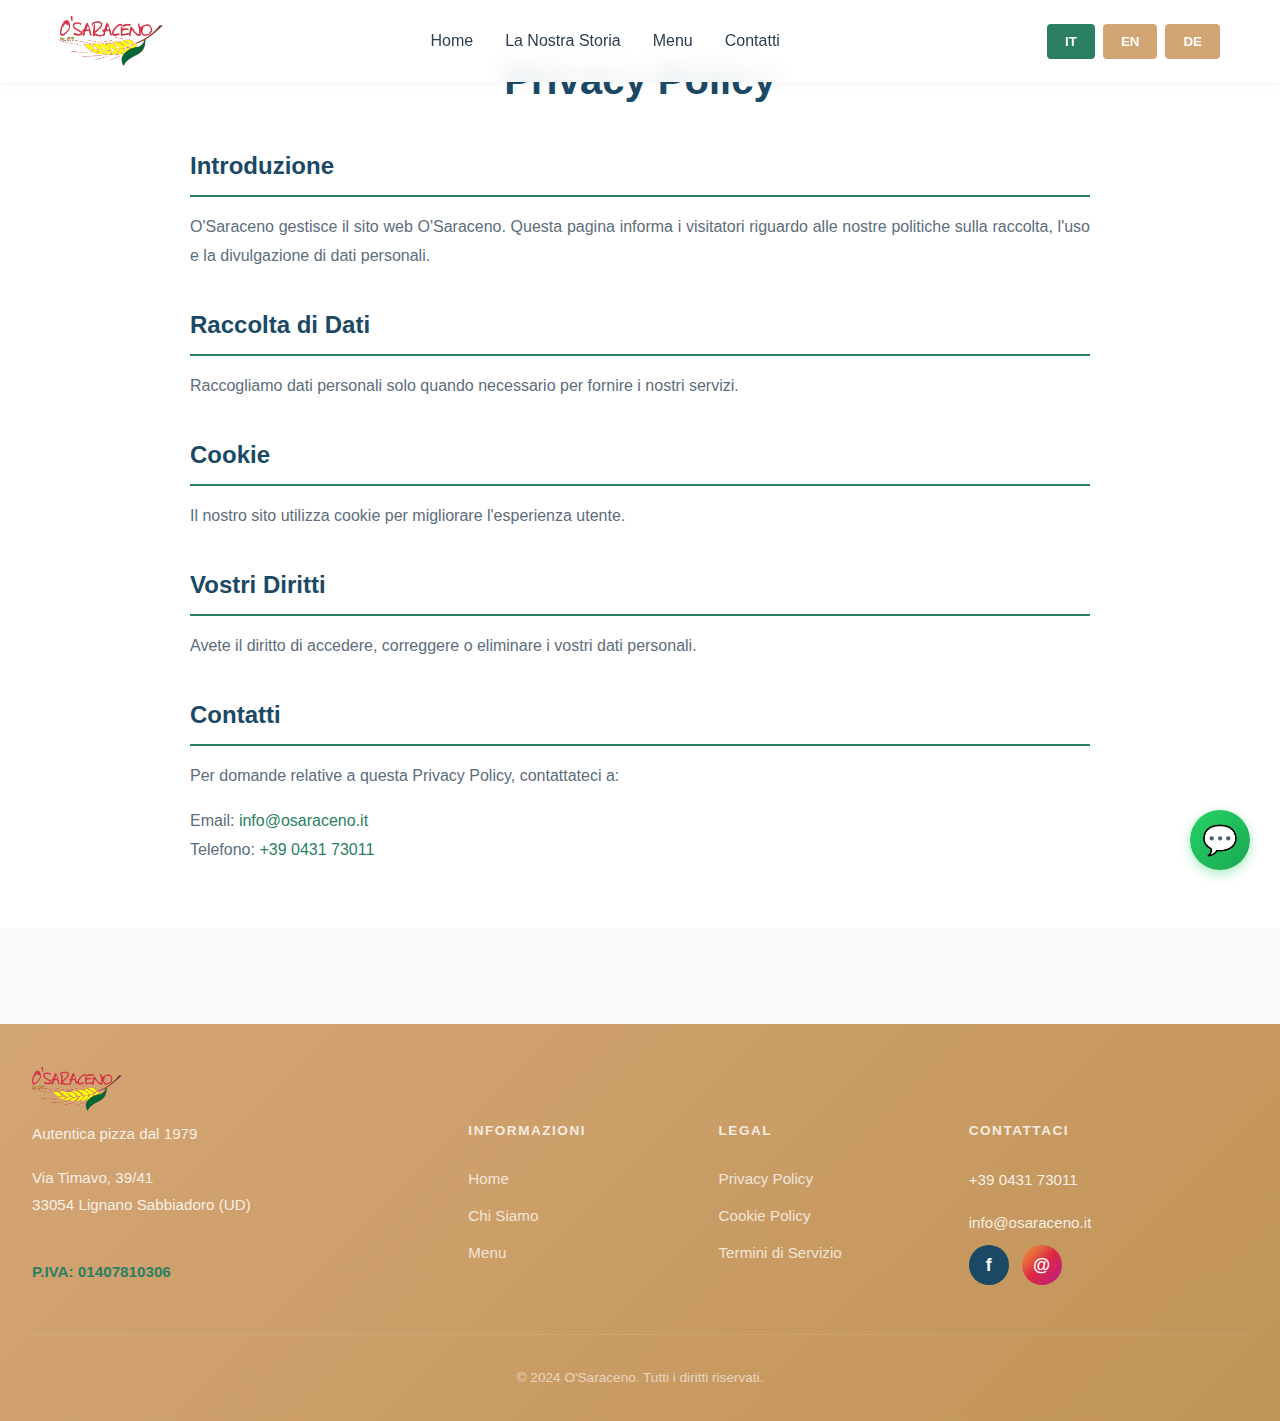
<file: privacy.html>
<!DOCTYPE html>
<html lang="it">
<head>
    <meta charset="UTF-8">
    <meta name="viewport" content="width=device-width, initial-scale=1.0">
    <title>Privacy Policy - O'Saraceno</title>
    <link rel="stylesheet" href="styles.css">
    <link rel="stylesheet" href="legal.css">
    <link rel="icon" href="images/logo.png">
</head>
<body>
    <!-- Header e Navbar -->
    <header class="navbar">
        <div class="container">
            <div class="navbar-content">
                <div class="logo">
                    <img src="images/logo.png" alt="O'Saraceno Logo" class="logo-img">
                    <span class="logo-text">O'Saraceno</span>
                </div>
                <nav class="nav-links">
                    <a href="index.html" data-i18n="nav_home">Home</a>
                    <a href="story.html" data-i18n="nav_story">La Nostra Storia</a>
                    <a href="menu.html" data-i18n="nav_menu">Menu</a>
                    <a href="contact.html" data-i18n="nav_contact">Contatti</a>
                </nav>
                <div class="language-switcher">
                    <button class="lang-btn" data-lang="it">IT</button>
                    <button class="lang-btn" data-lang="en">EN</button>
                    <button class="lang-btn" data-lang="de">DE</button>
                </div>
            </div>
        </div>
    </header>

    <!-- Legal Content -->
    <section class="legal-section">
        <div class="container">
            <h1 data-i18n="privacy_title">Privacy Policy</h1>
            
            <div class="legal-content">
                <h2 data-i18n="privacy_intro">Introduzione</h2>
                <p data-i18n="privacy_intro_text">O'Saraceno ("noi", "nostro" o "nostra") gestisce il sito web O'Saraceno. Questa pagina informa i visitatori riguardo alle nostre politiche sulla raccolta, l'uso e la divulgazione di dati personali.</p>

                <h2 data-i18n="privacy_collection">Raccolta di Dati</h2>
                <p data-i18n="privacy_collection_text">Raccogliamo dati personali solo quando necessario per fornire i nostri servizi. I dati che potremmo raccogliere includono nome, indirizzo email e numero di telefono.</p>

                <h2 data-i18n="privacy_cookies">Cookie</h2>
                <p data-i18n="privacy_cookies_text">Il nostro sito utilizza cookie per migliorare l'esperienza utente. I cookie sono piccoli file di testo memorizzati sul vostro dispositivo. Potete controllare i cookie attraverso le impostazioni del vostro browser.</p>

                <h2 data-i18n="privacy_rights">Vostri Diritti</h2>
                <p data-i18n="privacy_rights_text">Avete il diritto di accedere, correggere o eliminare i vostri dati personali. Per esercitare questi diritti, contattateci all'indirizzo email fornito.</p>

                <h2 data-i18n="privacy_contact">Contatti</h2>
                <p data-i18n="privacy_contact_text">Per domande relative a questa Privacy Policy, contattateci a:</p>
                <p>
                    Email: <a href="mailto:info@osaraceno.it">info@osaraceno.it</a><br>
                    Telefono: <a href="tel:+390431730011">+39 0431 73011</a>
                </p>
            </div>
        </div>
    </section>

    <!-- Footer -->
    <footer class="footer">
        <div class="footer-content">
            <!-- Company -->
            <div class="footer-section">
                <p>Autentica pizza dal 1979</p>
                <p>Via Timavo, 39/41<br>33054 Lignano Sabbiadoro (UD)</p>
                <p class="vat-info">P.IVA: 01407810306</p>
            </div>

            <!-- Navigation -->
            <div class="footer-section">
                <h4 data-i18n="footer_info">Menu</h4>
                <ul>
                    <li><a href="index.html" data-i18n="nav_home">Home</a></li>
                    <li><a href="index.html#story" data-i18n="footer_about">Chi Siamo</a></li>
                    <li><a href="index.html#menu" data-i18n="footer_menu">Menu</a></li>
                </ul>
            </div>

            <!-- Legal -->
            <div class="footer-section">
                <h4 data-i18n="footer_legal">Legal</h4>
                <ul>
                    <li><a href="privacy.html" data-i18n="footer_privacy">Privacy</a></li>
                    <li><a href="cookie-policy.html" data-i18n="footer_cookies">Cookie</a></li>
                    <li><a href="terms.html" data-i18n="footer_terms">Termini</a></li>
                </ul>
            </div>

            <!-- Contact -->
            <div class="footer-section">
                <h4 data-i18n="footer_follow">Contatti</h4>
                <p><a href="tel:+390431730011">+39 0431 73011</a></p>
                <p><a href="mailto:info@osaraceno.it">info@osaraceno.it</a></p>
                <div class="footer-socials">
                    <a href="https://www.facebook.com/saracenolignano/?locale=it_IT" target="_blank" class="footer-social-btn" aria-label="Facebook" title="Facebook">f</a>
                    <a href="https://www.instagram.com/osaraceno/?igsh=MXdrZjVtYWFlMDRrdw%3D%3D" target="_blank" class="footer-social-btn" aria-label="Instagram" title="Instagram">@</a>
                </div>
            </div>
        </div>

        <div class="footer-bottom">
            <p data-i18n="footer_copyright"></p>
        </div>
    </footer>

    <!-- WhatsApp Button -->
    <a href="https://wa.me/390431730011?text=Ciao%20O%27Saraceno%2C%20vorrei%20informazioni" target="_blank" class="whatsapp-btn" aria-label="WhatsApp">
        <span class="whatsapp-icon">💬</span>
    </a>

    <script src="translations.js"></script>
    <script src="common.js"></script>
    <script src="cookies.js"></script>
</body>
</html>
</file>
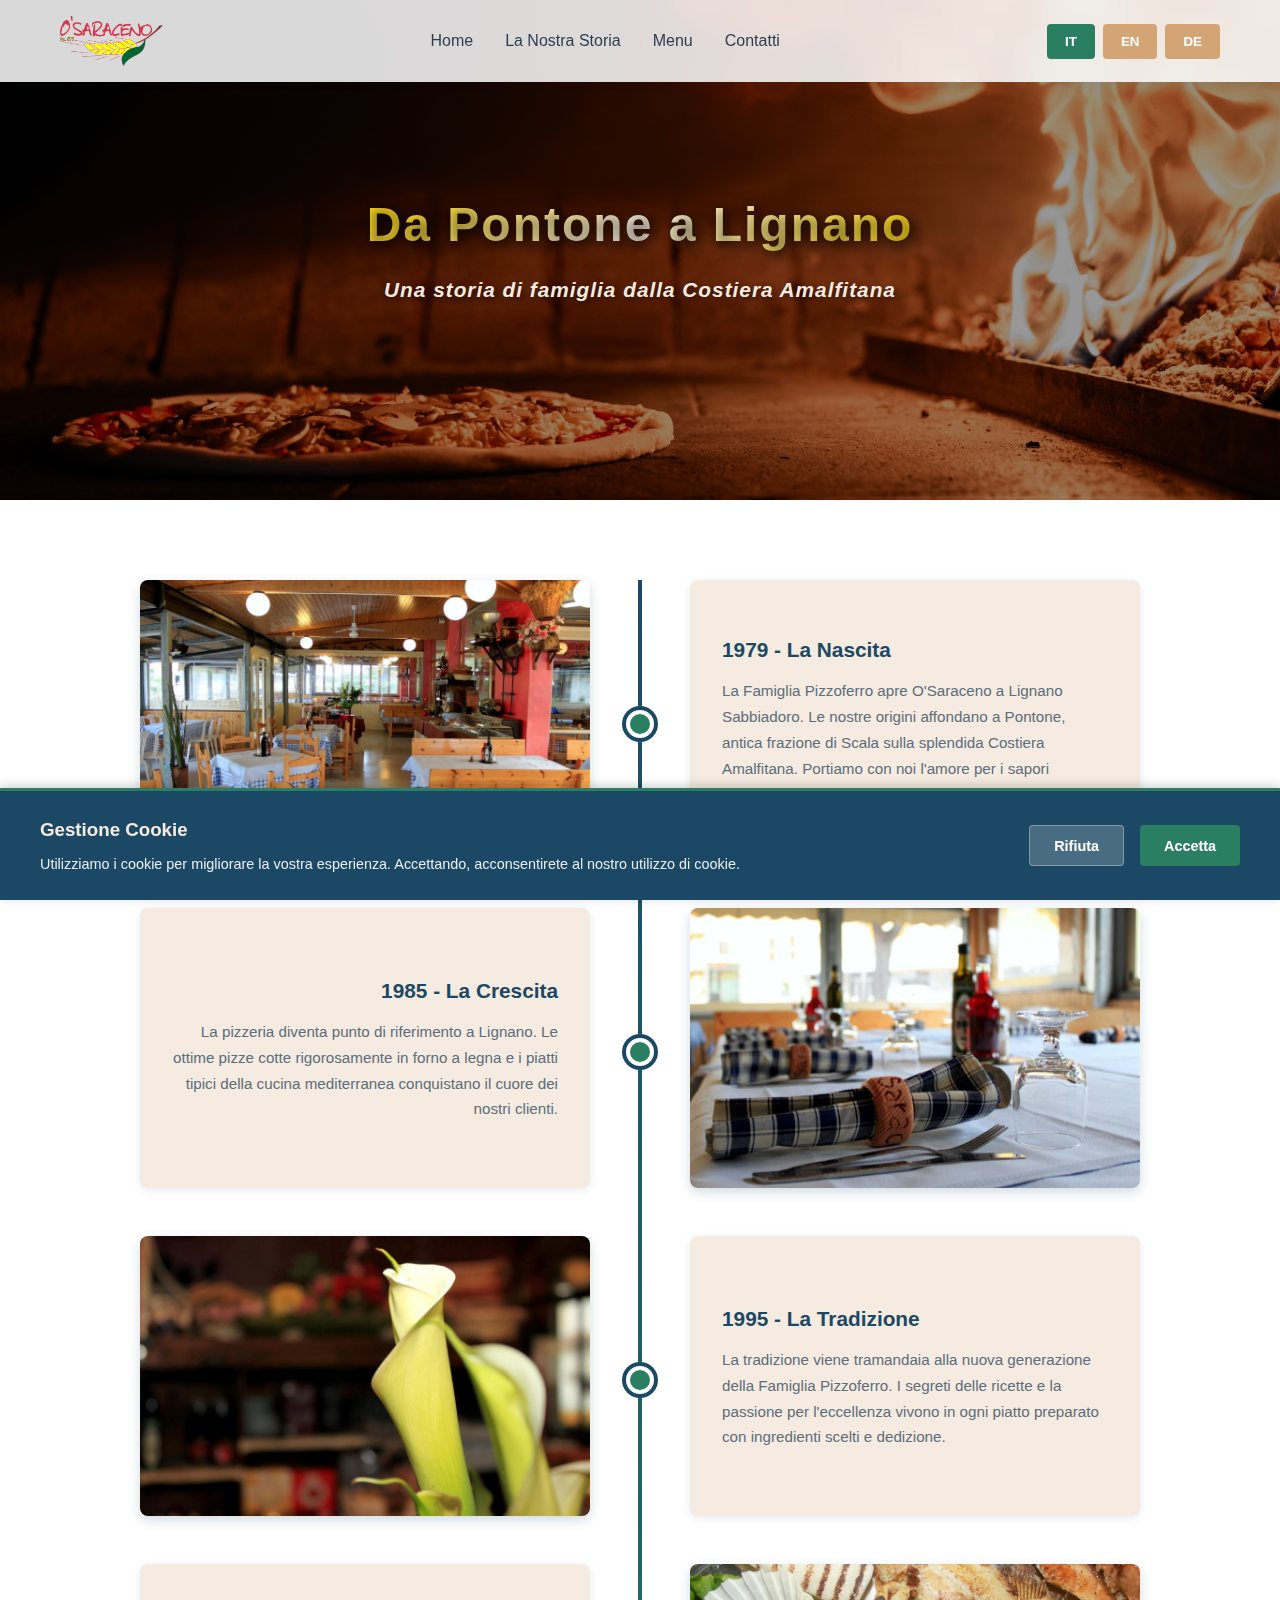
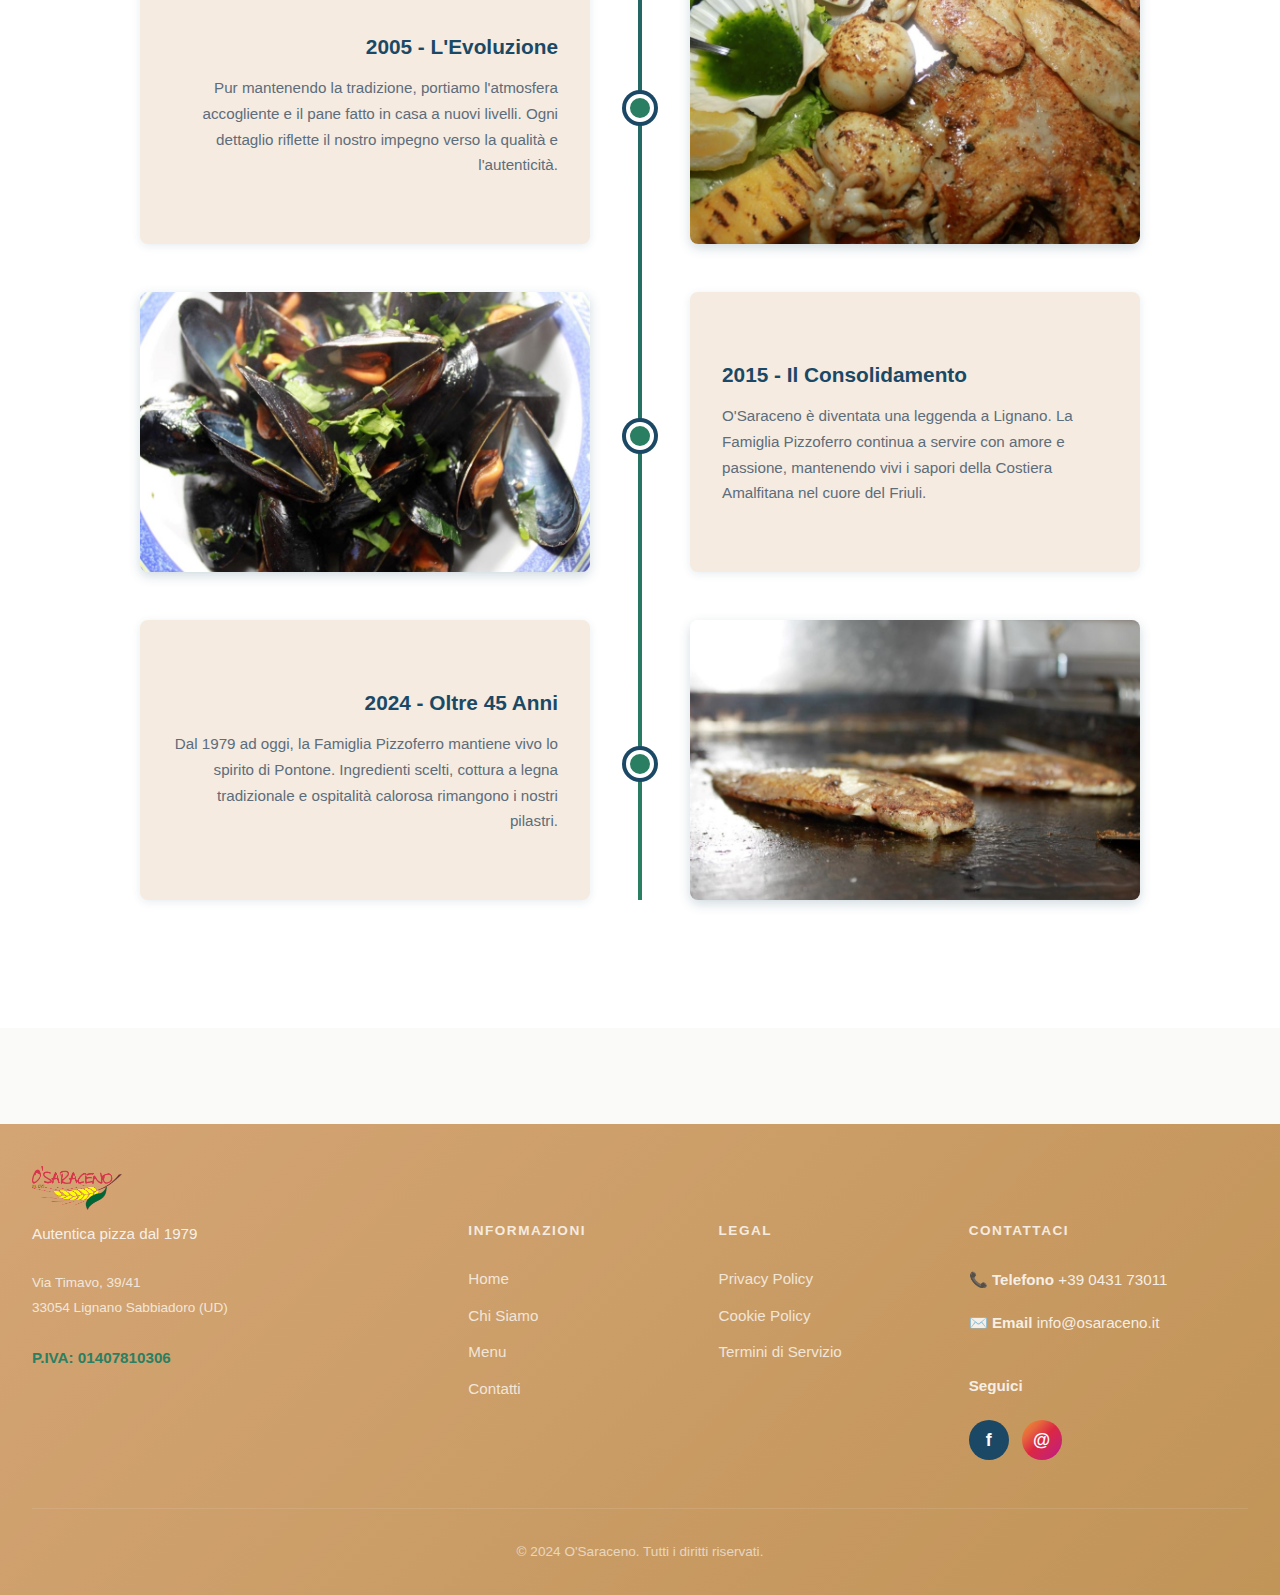
<file: story.html>
<!DOCTYPE html>
<html lang="it">
<head>
    <meta charset="UTF-8">
    <meta name="viewport" content="width=device-width, initial-scale=1.0">
    <title>La Nostra Storia - O'Saraceno</title>
    <link rel="stylesheet" href="styles.css">
    <link rel="stylesheet" href="story.css">
    <link rel="icon" href="images/logo.png">
</head>
<body>
    <!-- Header e Navbar -->
    <header class="navbar">
        <div class="container">
            <div class="navbar-content">
                <div class="logo">
                    <img src="images/logo.png" alt="O'Saraceno Logo" class="logo-img">
                    <span class="logo-text">O'Saraceno</span>
                </div>
                <nav class="nav-links">
                    <a href="index.html" data-i18n="nav_home">Home</a>
                    <a href="story.html" data-i18n="nav_story">La Nostra Storia</a>
                    <a href="menu.html" data-i18n="nav_menu">Menu</a>
                    <a href="contact.html" data-i18n="nav_contact">Contatti</a>
                </nav>
                <div class="language-switcher">
                    <button class="lang-btn" data-lang="it">IT</button>
                    <button class="lang-btn" data-lang="en">EN</button>
                    <button class="lang-btn" data-lang="de">DE</button>
                </div>
            </div>
        </div>
    </header>

    <!-- Hero Section -->
    <section class="story-hero">
        <div class="story-hero-content">
            <h1 data-i18n="story_title">La Nostra Storia</h1>
            <p data-i18n="story_subtitle">Un viaggio di tradizione e passione dal 1979</p>
        </div>
    </section>

    <!-- Timeline Section -->
    <section class="timeline-section">
        <div class="container">
            <div class="timeline">
                <!-- 1979 -->
                <div class="timeline-item left">
                    <div class="timeline-content">
                        <h3 data-i18n="timeline_1979_title">1979 - La Nascita</h3>
                        <p data-i18n="timeline_1979_desc">Tutto inizia con una visione: portare la vera pizza italiana a Lignano Sabbiadoro. Il nostro fondatore apre le porte di O'Saraceno con un forno a legna e ingredienti selezionati.</p>
                    </div>
                    <img src="images/IMG_1566.JPG" alt="1979 - La Nascita" class="timeline-img">
                </div>

                <!-- 1985 -->
                <div class="timeline-item right">
                    <img src="images/IMG_1554.JPG" alt="1985 - Crescita" class="timeline-img">
                    <div class="timeline-content">
                        <h3 data-i18n="timeline_1985_title">1985 - La Crescita</h3>
                        <p data-i18n="timeline_1985_desc">La pizzeria diventa punto di riferimento per i turisti estivi. Decidiamo di ampliare lo spazio e assumere altri pizzaioli per mantenere la qualità.</p>
                    </div>
                </div>

                <!-- 1995 -->
                <div class="timeline-item left">
                    <div class="timeline-content">
                        <h3 data-i18n="timeline_1995_title">1995 - La Tradizione</h3>
                        <p data-i18n="timeline_1995_desc">Viene tramandato ai figli il segreto delle ricette. La seconda generazione inizia a lavorare in pizzeria, portando nuove idee mantenendo la tradizione.</p>
                    </div>
                    <img src="images/IMG_1550.JPG" alt="1995 - La Tradizione" class="timeline-img">
                </div>

                <!-- 2005 -->
                <div class="timeline-item right">
                    <img src="images/IMG_1894.JPG" alt="2005 - L'Innovazione" class="timeline-img">
                    <div class="timeline-content">
                        <h3 data-i18n="timeline_2005_title">2005 - L'Innovazione</h3>
                        <p data-i18n="timeline_2005_desc">Pur mantenendo la tradizione, introduciamo ingredienti biologici e ricette innovative. Iniziamo a servire anche piatti vegetariani e vegan senza compromessi sulla qualità.</p>
                    </div>
                </div>

                <!-- 2015 -->
                <div class="timeline-item left">
                    <div class="timeline-content">
                        <h3 data-i18n="timeline_2015_title">2015 - La Comunità</h3>
                        <p data-i18n="timeline_2015_desc">Diventiamo parte della comunità di Lignano, sponsorizzando eventi locali e creando esperienze indimenticabili per famiglie e turisti.</p>
                    </div>
                    <img src="images/IMG_1892.JPG" alt="2015 - La Comunità" class="timeline-img">
                </div>

                <!-- 2024 -->
                <div class="timeline-item right">
                    <img src="images/IMG_1836.JPG" alt="2024 - Il Presente" class="timeline-img">
                    <div class="timeline-content">
                        <h3 data-i18n="timeline_2024_title">2024 - Il Presente</h3>
                        <p data-i18n="timeline_2024_desc">Celebriamo 45 anni di eccellenza. Con lo stesso amore e dedizione, continueremo a offrire la miglior pizza a Lignano Sabbiadoro.</p>
                    </div>
                </div>
            </div>
        </div>
    </section>

    <!-- Footer -->
    <footer class="footer">
        <div class="footer-content">
            <!-- Company Info -->
            <div class="footer-section">
                <p>Autentica pizza dal 1979</p>
                <p style="font-size: 0.85rem; color: rgba(255,255,255,0.75); margin-top: 0.5rem; margin-bottom: 0;">Via Timavo, 39/41<br>33054 Lignano Sabbiadoro (UD)</p>
                <p class="vat-info">P.IVA: 01407810306</p>
            </div>

            <!-- Quick Links -->
            <div class="footer-section">
                <h4 data-i18n="footer_info">Menu</h4>
                <ul>
                    <li><a href="index.html" data-i18n="nav_home">Home</a></li>
                    <li><a href="story.html" data-i18n="footer_about">Chi Siamo</a></li>
                    <li><a href="index.html#menu" data-i18n="footer_menu">Menu</a></li>
                    <li><a href="index.html#contact" data-i18n="footer_contact">Contatti</a></li>
                </ul>
            </div>

            <!-- Legal -->
            <div class="footer-section">
                <h4 data-i18n="footer_legal">Legal</h4>
                <ul>
                    <li><a href="privacy.html" data-i18n="footer_privacy">Privacy Policy</a></li>
                    <li><a href="cookie-policy.html" data-i18n="footer_cookies">Cookie Policy</a></li>
                    <li><a href="terms.html" data-i18n="footer_terms">Termini di Servizio</a></li>
                </ul>
            </div>

            <!-- Contact & Social -->
            <div class="footer-section">
                <h4 data-i18n="footer_follow">Contattaci</h4>
                <p>
                    <strong>📞 Telefono</strong>
                    <a href="tel:+390431730011">+39 0431 73011</a>
                </p>
                <p>
                    <strong>✉️ Email</strong>
                    <a href="mailto:info@osaraceno.it">info@osaraceno.it</a>
                </p>
                <p style="margin-top: 1.2rem;">
                    <strong style="display: block; margin-bottom: 0.8rem;">Seguici</strong>
                </p>
                <div class="footer-socials">
                    <a href="https://www.facebook.com/saracenolignano/?locale=it_IT" target="_blank" class="footer-social-btn" aria-label="Facebook">f</a>
                    <a href="https://www.instagram.com/osaraceno/?igsh=MXdrZjVtYWFlMDRrdw%3D%3D" target="_blank" class="footer-social-btn" aria-label="Instagram">@</a>
                </div>
            </div>
        </div>

        <div class="footer-bottom">
            <p data-i18n="footer_copyright"></p>
        </div>
    </footer>

    <!-- Cookie Consent Banner -->
    <div id="cookieBanner" class="cookie-banner">
        <div class="cookie-content">
            <div class="cookie-text">
                <h3 data-i18n="cookie_title">Gestione Cookie</h3>
                <p data-i18n="cookie_description">Utilizziamo i cookie per migliorare la vostra esperienza. Accettando, acconsentirete al nostro utilizzo di cookie.</p>
            </div>
            <div class="cookie-buttons">
                <button id="cookieReject" class="cookie-btn reject" data-i18n="cookie_reject">Rifiuta</button>
                <button id="cookieAccept" class="cookie-btn accept" data-i18n="cookie_accept">Accetta</button>
            </div>
        </div>
    </div>

    <!-- WhatsApp Button -->
    <a href="https://wa.me/390431730011?text=Ciao%20O%27Saraceno%2C%20vorrei%20informazioni" target="_blank" class="whatsapp-btn" aria-label="WhatsApp" title="Contattaci su WhatsApp">
        <span class="whatsapp-icon">💬</span>
    </a>

    <script src="translations.js"></script>
    <script src="common.js"></script>
    <script src="cookies.js"></script>
</body>
</html>
</file>
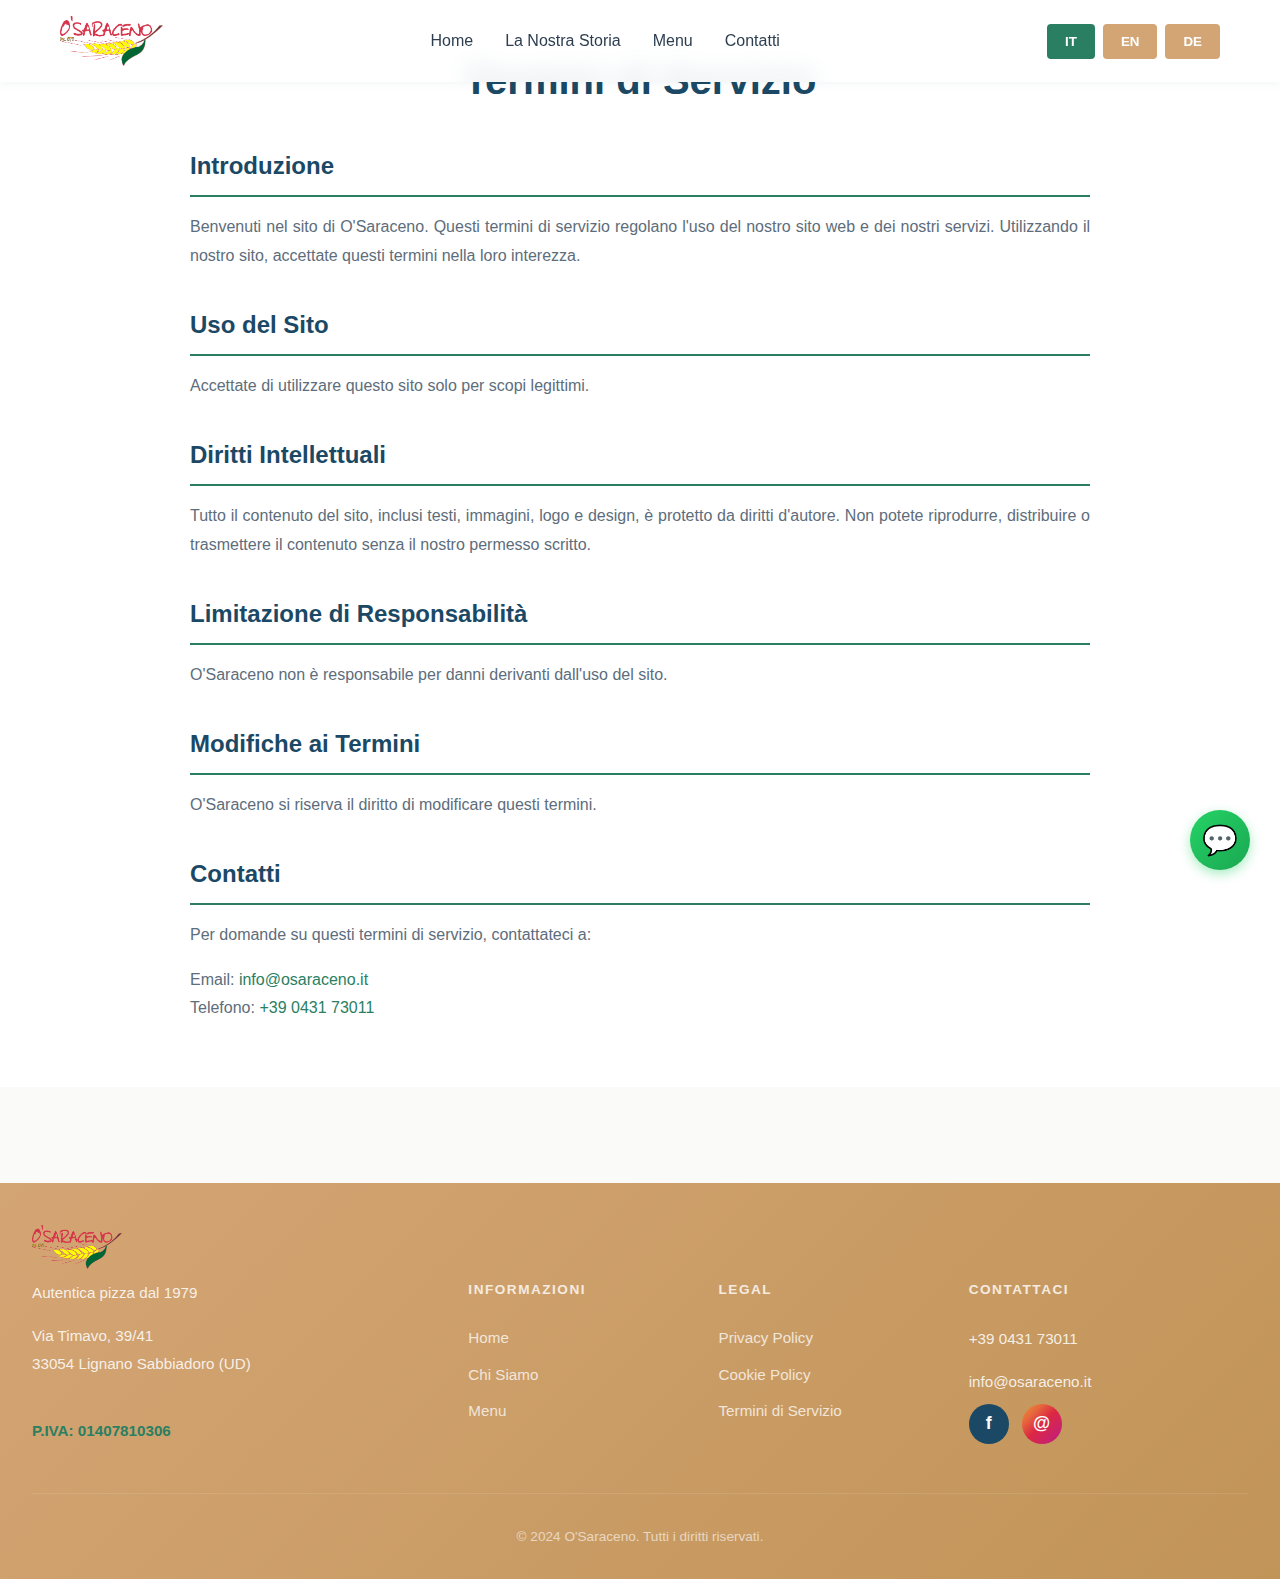
<file: terms.html>
<!DOCTYPE html>
<html lang="it">
<head>
    <meta charset="UTF-8">
    <meta name="viewport" content="width=device-width, initial-scale=1.0">
    <title>Termini di Servizio - O'Saraceno</title>
    <link rel="stylesheet" href="styles.css">
    <link rel="stylesheet" href="legal.css">
    <link rel="icon" href="images/logo.png">
</head>
<body>
    <!-- Header e Navbar -->
    <header class="navbar">
        <div class="container">
            <div class="navbar-content">
                <div class="logo">
                    <img src="images/logo.png" alt="O'Saraceno Logo" class="logo-img">
                    <span class="logo-text">O'Saraceno</span>
                </div>
                <nav class="nav-links">
                    <a href="index.html" data-i18n="nav_home">Home</a>
                    <a href="story.html" data-i18n="nav_story">La Nostra Storia</a>
                    <a href="menu.html" data-i18n="nav_menu">Menu</a>
                    <a href="contact.html" data-i18n="nav_contact">Contatti</a>
                </nav>
                <div class="language-switcher">
                    <button class="lang-btn" data-lang="it">IT</button>
                    <button class="lang-btn" data-lang="en">EN</button>
                    <button class="lang-btn" data-lang="de">DE</button>
                </div>
            </div>
        </div>
    </header>

    <!-- Legal Content -->
    <section class="legal-section">
        <div class="container">
            <h1 data-i18n="terms_title">Termini di Servizio</h1>
            
            <div class="legal-content">
                <h2 data-i18n="terms_intro">Introduzione</h2>
                <p data-i18n="terms_intro_text">Benvenuti nel sito di O'Saraceno. Questi termini di servizio regolano l'uso del nostro sito web e dei nostri servizi. Utilizzando il nostro sito, accettate questi termini nella loro interezza.</p>

                <h2 data-i18n="terms_use">Uso del Sito</h2>
                <p data-i18n="terms_use_text">Accettate di utilizzare questo sito solo per scopi legittimi e in conformità con tutte le leggi e i regolamenti applicabili. Non potete utilizzare il sito in alcun modo che possa danneggiare, disabilitare, sovraccaricare o compromettere il sito.</p>

                <h2 data-i18n="terms_intellectual">Diritti Intellettuali</h2>
                <p data-i18n="terms_intellectual_text">Tutto il contenuto del sito, inclusi testi, immagini, logo e design, è protetto da diritti d'autore. Non potete riprodurre, distribuire o trasmettere il contenuto senza il nostro permesso scritto.</p>

                <h2 data-i18n="terms_liability">Limitazione di Responsabilità</h2>
                <p data-i18n="terms_liability_text">O'Saraceno non è responsabile per danni diretti, indiretti, incidentali o consequenziali derivanti dall'uso di questo sito. Utilizziamo il sito "così com'è" senza garanzie di alcun tipo.</p>

                <h2 data-i18n="terms_changes">Modifiche ai Termini</h2>
                <p data-i18n="terms_changes_text">Ci riserviamo il diritto di modificare questi termini di servizio in qualsiasi momento. Le modifiche avranno effetto immediato al loro inserimento. Continuando a utilizzare il sito dopo le modifiche, accettate i termini modificati.</p>

                <h2 data-i18n="terms_contact">Contatti</h2>
                <p data-i18n="terms_contact_text">Per domande su questi termini di servizio, contattateci a:</p>
                <p>
                    Email: <a href="mailto:info@osaraceno.it">info@osaraceno.it</a><br>
                    Telefono: <a href="tel:+390431730011">+39 0431 73011</a>
                </p>
            </div>
        </div>
    </section>

    <!-- Footer -->
    <footer class="footer">
        <div class="footer-content">
            <!-- Company -->
            <div class="footer-section">
                <p>Autentica pizza dal 1979</p>
                <p>Via Timavo, 39/41<br>33054 Lignano Sabbiadoro (UD)</p>
                <p class="vat-info">P.IVA: 01407810306</p>
            </div>

            <!-- Navigation -->
            <div class="footer-section">
                <h4 data-i18n="footer_info">Menu</h4>
                <ul>
                    <li><a href="index.html" data-i18n="nav_home">Home</a></li>
                    <li><a href="story.html" data-i18n="footer_about">Chi Siamo</a></li>
                    <li><a href="menu.html" data-i18n="footer_menu">Menu</a></li>
                </ul>
            </div>

            <!-- Legal -->
            <div class="footer-section">
                <h4 data-i18n="footer_legal">Legal</h4>
                <ul>
                    <li><a href="privacy.html" data-i18n="footer_privacy">Privacy</a></li>
                    <li><a href="cookie-policy.html" data-i18n="footer_cookies">Cookie</a></li>
                    <li><a href="terms.html" data-i18n="footer_terms">Termini</a></li>
                </ul>
            </div>

            <!-- Contact -->
            <div class="footer-section">
                <h4 data-i18n="footer_follow">Contatti</h4>
                <p><a href="tel:+390431730011">+39 0431 73011</a></p>
                <p><a href="mailto:info@osaraceno.it">info@osaraceno.it</a></p>
                <div class="footer-socials">
                    <a href="https://www.facebook.com/saracenolignano/?locale=it_IT" target="_blank" class="footer-social-btn" aria-label="Facebook" title="Facebook">f</a>
                    <a href="https://www.instagram.com/osaraceno/?igsh=MXdrZjVtYWFlMDRrdw%3D%3D" target="_blank" class="footer-social-btn" aria-label="Instagram" title="Instagram">@</a>
                </div>
            </div>
        </div>

        <div class="footer-bottom">
            <p data-i18n="footer_copyright">&copy; 2024 O'Saraceno. Tutti i diritti riservati.</p>
        </div>
    </footer>

    <!-- WhatsApp Button -->
    <a href="https://wa.me/390431730011?text=Ciao%20O%27Saraceno%2C%20vorrei%20informazioni" target="_blank" class="whatsapp-btn" aria-label="WhatsApp">
        <span class="whatsapp-icon">💬</span>
    </a>

    <script src="translations.js"></script>
    <script src="common.js"></script>
    <script src="cookies.js"></script>
</body>
</html>
</file>
<file: styles.css>
:root {
    --primary-color: #1B4965;
    --secondary-color: #2A7F62;
    --accent-color: #F5EBE0;
    --text-dark: #2C3E50;
    --text-light: #5D6D7B;
    --border-color: #E8DCC8;
}

* {
    margin: 0;
    padding: 0;
    box-sizing: border-box;
}

body {
    font-family: 'Segoe UI', Tahoma, Geneva, Verdana, sans-serif;
    color: var(--text-dark);
    line-height: 1.6;
    background-color: #FAFAF8;
    position: relative;
}

.container {
    max-width: 1200px;
    margin: 0 auto;
    padding: 0 20px;
}

/* Navbar */
.navbar {
    background-color: rgba(255, 255, 255, 0.85);
    backdrop-filter: blur(12px);
    box-shadow: 0 2px 8px rgba(27, 73, 101, 0.05);
    position: absolute;
    top: 0;
    left: 0;
    right: 0;
    z-index: 100;
    width: 100%;
}

.navbar-content {
    display: flex;
    justify-content: space-between;
    align-items: center;
    padding: 1rem 0;
}

.logo {
    display: flex;
    align-items: center;
    gap: 10px;
    font-size: 1.5rem;
    font-weight: bold;
    color: var(--primary-color);
    text-decoration: none;
    transition: all 0.3s;
}

.logo:hover {
    opacity: 0.8;
}

.logo-img {
    height: 50px;
    width: auto;
}

.logo-text {
    display: none;
}

.nav-links {
    display: flex;
    gap: 2rem;
}

.nav-links a {
    text-decoration: none;
    color: var(--text-dark);
    transition: color 0.3s;
    font-weight: 500;
}

.nav-links a:hover {
    color: var(--secondary-color);
}

.language-switcher {
    display: flex;
    gap: 0.5rem;
}

.lang-btn {
    background-color: #D4A574;
    border: 2px solid #D4A574;
    padding: 0.5rem 1rem;
    border-radius: 4px;
    cursor: pointer;
    font-weight: 600;
    transition: all 0.3s;
    color: white;
}

.lang-btn.active {
    background-color: var(--secondary-color);
    color: white;
    border: 2px solid var(--secondary-color);
}

/* Hamburger Menu */
.hamburger-menu {
    display: none;
    flex-direction: column;
    background: none;
    border: none;
    cursor: pointer;
    padding: 0.5rem;
    gap: 6px;
    z-index: 101;
    transition: all 0.3s ease;
}

.hamburger-menu:hover span {
    background-color: var(--secondary-color);
}

.hamburger-menu span {
    width: 26px;
    height: 3px;
    background-color: var(--primary-color);
    border-radius: 2px;
    transition: all 0.4s cubic-bezier(0.4, 0.0, 0.2, 1);
    transform-origin: center;
}

.hamburger-menu.active span:nth-child(1) {
    transform: rotate(45deg) translateY(11.5px);
}

.hamburger-menu.active span:nth-child(2) {
    opacity: 0;
    transform: scaleX(0);
}

.hamburger-menu.active span:nth-child(3) {
    transform: rotate(-45deg) translateY(-11.5px);
}

/* Mobile Menu */
.mobile-menu {
    display: none;
    position: absolute;
    top: 100%;
    left: 0;
    right: 0;
    background-color: white;
    border-bottom: 2px solid var(--border-color);
    padding: 0;
    z-index: 99;
    flex-direction: column;
    gap: 0;
    max-height: 0;
    overflow: hidden;
    transition: max-height 0.4s cubic-bezier(0.4, 0.0, 0.2, 1);
}

.mobile-menu.active {
    display: flex;
    max-height: 500px;
    padding: 1rem 0;
}

.mobile-menu a {
    padding: 1rem 2rem;
    text-decoration: none;
    color: var(--text-dark);
    font-weight: 500;
    border-bottom: 1px solid var(--border-color);
    transition: all 0.3s ease;
    display: block;
    animation: slideIn 0.4s ease forwards;
}

.mobile-menu a:last-child {
    border-bottom: none;
}

.mobile-menu a:hover {
    background-color: var(--accent-color);
    color: var(--secondary-color);
    padding-left: 2.5rem;
}

@keyframes slideIn {
    from {
        opacity: 0;
        transform: translateY(-10px);
    }
    to {
        opacity: 1;
        transform: translateY(0);
    }
}

.lang-btn:hover {
    background-color: var(--secondary-color);
    color: white;
    border: 2px solid var(--secondary-color);
}

/* Footer - New Design */
.footer {
    background: linear-gradient(135deg, #D4A574 0%, #c19458 100%);
    color: white;
    padding: 6rem 2rem 2rem;
    margin-top: 6rem;
    position: relative;
    overflow: hidden;
}

.footer::before {
    content: '';
    position: absolute;
    top: 1.2rem;
    left: 2rem;
    width: 90px;
    height: 90px;
    background-image: url('images/logo.png');
    background-size: contain;
    background-repeat: no-repeat;
    background-position: center;
    opacity: 1;
    z-index: 1;
}

.footer-content {
    display: grid;
    grid-template-columns: 2fr 1fr 1fr 1.5fr;
    gap: 4rem;
    max-width: 1400px;
    margin: 0 auto 3rem;
    position: relative;
    z-index: 2;
}

.footer-section {
    display: flex;
    flex-direction: column;
}

.footer-section h4 {
    font-size: 0.85rem;
    font-weight: 700;
    margin-bottom: 1.5rem;
    color: var(--accent-color);
    text-transform: uppercase;
    letter-spacing: 1.5px;
}

.footer-section p {
    font-size: 0.95rem;
    line-height: 1.8;
    margin-bottom: 1rem;
    color: rgba(255, 255, 255, 0.85);
}

.footer-section p:last-of-type {
    margin-bottom: 0;
}

.vat-info {
    font-weight: 600;
    color: var(--secondary-color) !important;
    margin-top: 1.5rem !important;
}

.footer-section ul {
    list-style: none;
    display: flex;
    flex-direction: column;
    gap: 0.7rem;
}

.footer-section ul li a {
    color: rgba(255, 255, 255, 0.75);
    text-decoration: none;
    font-size: 0.95rem;
    transition: all 0.3s ease;
    display: inline-block;
}

.footer-section ul li a:hover {
    color: white;
    padding-left: 0.3rem;
}

.footer-section a[href^="tel:"],
.footer-section a[href^="mailto:"] {
    color: rgba(255, 255, 255, 0.85);
    text-decoration: none;
    font-weight: 500;
    transition: color 0.3s ease;
}

.footer-section a[href^="tel:"]:hover,
.footer-section a[href^="mailto:"]:hover {
    color: var(--secondary-color);
}

.footer-socials {
    display: flex;
    gap: 0.8rem;
    margin-top: 0.5rem;
}

.footer-social-btn {
    display: inline-flex;
    align-items: center;
    justify-content: center;
    width: 40px;
    height: 40px;
    border-radius: 50%;
    text-decoration: none;
    font-weight: 600;
    font-size: 1.1rem;
    transition: all 0.3s ease;
    color: white;
}

.footer-social-btn[aria-label="Facebook"] {
    background-color: var(--primary-color);
}

.footer-social-btn[aria-label="Instagram"] {
    background: linear-gradient(135deg, #f09433 0%, #e6683c 25%, #dc2743 50%, #cc2366 75%, #bc1888 100%);
}

.footer-social-btn:hover {
    transform: translateY(-3px) scale(1.15);
    box-shadow: 0 6px 20px rgba(0, 0, 0, 0.3);
    background-color: var(--accent-color);
    color: var(--primary-color);
}

.footer-bottom {
    max-width: 1400px;
    margin: 0 auto;
    padding-top: 2rem;
    border-top: 1px solid rgba(255, 255, 255, 0.1);
    text-align: center;
    font-size: 0.85rem;
    color: rgba(255, 255, 255, 0.6);
}

@media (max-width: 1024px) {
    .footer-content {
        grid-template-columns: repeat(2, 1fr);
        gap: 3rem;
    }
}

@media (max-width: 768px) {
    .footer {
        padding: 5.5rem 1.5rem 1.5rem;
        margin-top: 4rem;
    }

    .footer::before {
        top: 0.8rem;
        left: 1.5rem;
        width: 75px;
        height: 75px;
    }

    .footer-content {
        grid-template-columns: 1fr;
        gap: 2rem;
        margin-left: 0;
    }

    .footer-section {
        padding-bottom: 1.5rem;
        border-bottom: 1px solid rgba(255, 255, 255, 0.1);
    }

    .footer-section:last-child {
        border-bottom: none;
    }

    .footer-section h4 {
        font-size: 0.85rem;
        margin-bottom: 1rem;
        text-transform: uppercase;
        letter-spacing: 1px;
        color: var(--accent-color);
    }

    .footer-section p {
        font-size: 0.9rem;
        margin-bottom: 0.7rem;
        color: rgba(255, 255, 255, 0.85);
    }

    .footer-section ul {
        gap: 0.6rem;
    }

    .footer-section ul li a {
        font-size: 0.9rem;
    }

    .footer-socials {
        gap: 0.8rem;
        margin-top: 0.8rem;
    }

    .footer-social-btn {
        width: 36px;
        height: 36px;
        font-size: 0.8rem;
    }
}

@media (max-width: 480px) {
    .footer {
        padding: 4.8rem 1rem 1rem;
        margin-top: 3rem;
    }

    .footer::before {
        top: 0.6rem;
        left: 1rem;
        width: 65px;
        height: 65px;
    }

    .footer-content {
        gap: 1.5rem;
    }

    .footer-section {
        padding-bottom: 1.2rem;
        border-bottom: 1px solid rgba(255, 255, 255, 0.1);
    }

    .footer-section:last-child {
        padding-bottom: 0;
        border-bottom: none;
    }

    .footer-section h4 {
        font-size: 0.75rem;
        letter-spacing: 0.8px;
        margin-bottom: 0.8rem;
        font-weight: 700;
        text-transform: uppercase;
    }

    .footer-section p {
        font-size: 0.8rem;
        line-height: 1.5;
        margin-bottom: 0.5rem;
    }

    .footer-section ul {
        gap: 0.4rem;
    }

    .footer-section ul li a {
        font-size: 0.8rem;
    }

    .footer-socials {
        gap: 0.6rem;
        margin-top: 0.6rem;
    }

    .footer-social-btn {
        width: 32px;
        height: 32px;
        font-size: 0.7rem;
    }

    .footer-bottom {
        padding-top: 1rem;
        font-size: 0.75rem;
    }

    .vat-info {
        font-size: 0.8rem;
        margin-top: 0.8rem !important;
    }
}

/* Cookie Banner */
.cookie-banner {
    display: none;
    position: fixed;
    bottom: 0;
    left: 0;
    right: 0;
    background-color: var(--primary-color);
    color: white;
    padding: 1.5rem;
    box-shadow: 0 -2px 10px rgba(0, 0, 0, 0.2);
    z-index: 999;
    border-top: 3px solid var(--secondary-color);
}

.cookie-banner.show {
    display: flex;
    align-items: center;
    justify-content: center;
}

.cookie-content {
    max-width: 1200px;
    width: 100%;
    display: flex;
    justify-content: space-between;
    align-items: center;
    gap: 2rem;
}

.cookie-text h3 {
    margin-bottom: 0.5rem;
    color: var(--accent-color);
}

.cookie-text p {
    font-size: 0.9rem;
    color: rgba(255, 255, 255, 0.9);
}

.cookie-buttons {
    display: flex;
    gap: 1rem;
    flex-shrink: 0;
}

.cookie-btn {
    padding: 0.7rem 1.5rem;
    border: none;
    border-radius: 4px;
    font-weight: 600;
    cursor: pointer;
    transition: all 0.3s;
    font-size: 0.9rem;
}

.cookie-btn.accept {
    background-color: var(--secondary-color);
    color: white;
}

.cookie-btn.accept:hover {
    background-color: #1f6b4f;
    transform: translateY(-2px);
}

.cookie-btn.reject {
    background-color: rgba(255, 255, 255, 0.2);
    color: white;
    border: 1px solid rgba(255, 255, 255, 0.3);
}

.cookie-btn.reject:hover {
    background-color: rgba(255, 255, 255, 0.3);
    transform: translateY(-2px);
}

/* WhatsApp Button */
.whatsapp-btn {
    position: fixed;
    bottom: 30px;
    right: 30px;
    width: 60px;
    height: 60px;
    background: linear-gradient(135deg, #25D366 0%, #1aa752 100%);
    border-radius: 50%;
    display: flex;
    align-items: center;
    justify-content: center;
    text-decoration: none;
    z-index: 98;
    box-shadow: 0 4px 12px rgba(37, 211, 102, 0.4);
    transition: all 0.3s ease;
}

.whatsapp-btn {
    animation: shake 0.6s ease-in-out 6s infinite;
}

.whatsapp-btn:hover {
    width: 70px;
    height: 70px;
    bottom: 25px;
    right: 25px;
    box-shadow: 0 6px 20px rgba(37, 211, 102, 0.6);
    transform: scale(1.1) !important;
    animation: none !important;
}

.whatsapp-icon {
    font-size: 1.8rem;
    display: flex;
    align-items: center;
    justify-content: center;
    color: white;
    font-weight: 700;
}

@keyframes shake {
    0%, 100% {
        transform: rotate(0deg);
    }
    10% {
        transform: rotate(-15deg);
    }
    20% {
        transform: rotate(15deg);
    }
    30% {
        transform: rotate(-15deg);
    }
    40% {
        transform: rotate(15deg);
    }
    50% {
        transform: rotate(-15deg);
    }
    60% {
        transform: rotate(15deg);
    }
    70% {
        transform: rotate(-10deg);
    }
    80% {
        transform: rotate(10deg);
    }
    90% {
        transform: rotate(-5deg);
    }
}

/* ============ RESPONSIVE DESIGN ============ */

/* Tablet - 768px and below */
@media (max-width: 768px) {
    .navbar-content {
        padding: 0.75rem 0;
    }

    .nav-links {
        display: none;
    }

    .hamburger-menu {
        display: flex;
    }

    .language-switcher {
        display: none;
    }

    .container {
        padding: 0 15px;
    }
}

/* Mobile - 480px and below */
@media (max-width: 480px) {
    .navbar-content {
        padding: 0.5rem 0;
    }

    .logo {
        gap: 8px;
        font-size: 1.2rem;
    }

    .logo-img {
        height: 40px;
    }

    .hamburger-menu span {
        width: 22px;
        height: 2.5px;
    }

    .container {
        padding: 0 12px;
    }

    h1 {
        font-size: 1.8rem !important;
    }

    h2 {
        font-size: 1.5rem !important;
    }

    h3 {
        font-size: 1.2rem !important;
    }
}

@media (max-width: 768px) {
    .whatsapp-btn {
        bottom: 20px;
        right: 20px;
        width: 55px;
        height: 55px;
    }

    .whatsapp-btn:hover {
        width: 60px;
        height: 60px;
        bottom: 17px;
        right: 17px;
    }

    .whatsapp-icon {
        font-size: 1.5rem;
    }
}

@media (max-width: 480px) {
    .whatsapp-btn {
        bottom: 15px;
        right: 15px;
        width: 50px;
        height: 50px;
    }

    .whatsapp-btn:hover {
        width: 55px;
        height: 55px;
        bottom: 12px;
        right: 12px;
    }

    .whatsapp-icon {
        font-size: 1.3rem;
    }
}
</file>
<file: home.css>
/* Hero Section */
.hero {
    background: linear-gradient(135deg, rgba(0, 0, 0, 0.4) 0%, rgba(0, 0, 0, 0.4) 100%), url('images/hero.jpg') center/cover no-repeat;
    color: white;
    padding: 6rem 2rem;
    text-align: center;
    min-height: 500px;
    display: flex;
    align-items: center;
    justify-content: center;
}

.hero-content h1 {
    font-size: 3rem;
    margin-bottom: 1rem;
    text-shadow: 2px 2px 8px rgba(0, 0, 0, 0.5);
    font-weight: 700;
    letter-spacing: 1px;
}

.hero-content p {
    font-size: 1.3rem;
    margin-bottom: 2rem;
    text-shadow: 1px 1px 4px rgba(0, 0, 0, 0.5);
    font-weight: 500;
}

.cta-btn {
    background-color: var(--accent-color);
    color: var(--primary-color);
    border: none;
    padding: 1rem 2rem;
    font-size: 1rem;
    font-weight: bold;
    border-radius: 4px;
    cursor: pointer;
    transition: all 0.3s;
}

.cta-btn:hover {
    background-color: white;
    transform: translateY(-2px);
    box-shadow: 0 4px 12px rgba(0, 0, 0, 0.2);
}

/* Story Section */
.story {
    padding: 4rem 2rem;
    background-color: white;
}

.story-content {
    display: flex;
    align-items: center;
    gap: 3rem;
    margin-top: 2rem;
}

.story-img {
    width: 200px;
    height: 200px;
    object-fit: contain;
    flex-shrink: 0;
}

.story-text {
    flex: 1;
}

.story-text p {
    margin-bottom: 1rem;
    color: var(--text-light);
    line-height: 1.8;
}

.story-btn {
    display: inline-block;
    background-color: var(--secondary-color);
    color: white;
    padding: 0.875rem 2rem;
    border-radius: 4px;
    text-decoration: none;
    font-weight: 600;
    margin-top: 1.5rem;
    transition: all 0.3s ease;
}

.story-btn:hover {
    background-color: var(--primary-color);
    transform: translateY(-2px);
    box-shadow: 0 4px 12px rgba(27, 73, 101, 0.3);
}

h2 {
    font-size: 2.5rem;
    color: var(--primary-color);
    text-align: center;
}

/* Menu Section */
.menu {
    padding: 4rem 2rem;
    background: linear-gradient(135deg, var(--accent-color) 0%, rgba(245, 235, 224, 0.7) 100%);
}

.menu-grid {
    display: grid;
    grid-template-columns: repeat(auto-fit, minmax(250px, 1fr));
    gap: 2rem;
    margin-top: 2rem;
}

.menu-item {
    background: linear-gradient(135deg, white 0%, rgba(255, 255, 255, 0.95) 100%);
    padding: 0;
    border-radius: 12px;
    overflow: hidden;
    box-shadow: 0 8px 24px rgba(27, 73, 101, 0.08);
    transition: all 0.4s cubic-bezier(0.4, 0.0, 0.2, 1);
    cursor: pointer;
    text-decoration: none;
    display: block;
    color: inherit;
    border: none;
    position: relative;
}

.menu-item::before {
    content: '';
    position: absolute;
    top: 0;
    left: 0;
    right: 0;
    height: 5px;
    background: linear-gradient(90deg, var(--secondary-color) 0%, var(--primary-color) 100%);
}

.menu-item:hover {
    transform: translateY(-8px) scale(1.02);
    box-shadow: 0 16px 40px rgba(27, 73, 101, 0.15);
}

.menu-item h3 {
    color: var(--primary-color);
    margin: 0;
    padding: 1.5rem 2rem 0.5rem;
    font-size: 1.3rem;
    font-weight: 600;
}

.menu-item p {
    color: var(--text-light);
    font-size: 0.95rem;
    padding: 0 2rem 1.5rem;
    margin: 0;
    line-height: 1.6;
}

/* Contact Section */
.contact {
    padding: 4rem 2rem;
    background: linear-gradient(135deg, white 0%, rgba(255, 255, 255, 0.95) 100%);
}

.contact-info {
    display: grid;
    grid-template-columns: repeat(auto-fit, minmax(280px, 1fr));
    gap: 2rem;
    margin-top: 2rem;
}

.contact-item {
    text-align: left;
    padding: 2rem;
    background: white;
    border-radius: 12px;
    box-shadow: 0 8px 24px rgba(27, 73, 101, 0.08);
    border-left: 5px solid var(--secondary-color);
    transition: all 0.4s cubic-bezier(0.4, 0.0, 0.2, 1);
    position: relative;
    overflow: hidden;
}

.contact-item::before {
    content: '';
    position: absolute;
    top: -50%;
    right: -50%;
    width: 200px;
    height: 200px;
    background: radial-gradient(circle, var(--accent-color) 0%, transparent 70%);
    pointer-events: none;
}

.contact-item:hover {
    transform: translateY(-6px);
    box-shadow: 0 12px 36px rgba(27, 73, 101, 0.12);
}

.contact-item h3 {
    color: var(--primary-color);
    margin-bottom: 1rem;
    font-size: 1.2rem;
    font-weight: 600;
    position: relative;
    z-index: 1;
    display: flex;
    align-items: center;
    gap: 0.75rem;
}

.contact-item h3::before {
    content: '';
    display: inline-block;
    width: 6px;
    height: 6px;
    background-color: var(--secondary-color);
    border-radius: 50%;
}

.contact-item a {
    color: var(--secondary-color);
    text-decoration: none;
    font-weight: 600;
    transition: all 0.3s ease;
    position: relative;
    z-index: 1;
}

.contact-item a:hover {
    color: var(--primary-color);
    text-decoration: none;
}

.contact-item p {
    position: relative;
    z-index: 1;
}

/* Opening Hours Section */
.opening-hours {
    text-align: center;
    margin-top: 3rem;
    padding: 2.5rem;
    background: linear-gradient(135deg, var(--accent-color) 0%, rgba(245, 235, 224, 0.8) 100%);
    border-radius: 12px;
    border-left: 5px solid var(--secondary-color);
    box-shadow: 0 8px 24px rgba(27, 73, 101, 0.08);
}

.opening-hours h3 {
    color: var(--primary-color);
    margin-bottom: 1.5rem;
    font-size: 1.4rem;
    font-weight: 600;
}

.opening-hours p {
    color: var(--text-dark);
    margin: 0.7rem 0;
    font-size: 1.05rem;
    font-weight: 500;
    line-height: 1.6;
}

.opening-hours p:first-of-type {
    color: var(--secondary-color);
    font-weight: 600;
    font-size: 1.1rem;
}

/* Social Media Section */
.social-links {
    text-align: center;
    margin-top: 3rem;
    padding: 2.5rem;
    background: linear-gradient(135deg, rgba(42, 127, 98, 0.05) 0%, rgba(27, 73, 101, 0.05) 100%);
    border-radius: 12px;
}

.social-links h3 {
    color: var(--primary-color);
    margin-bottom: 2rem;
    font-size: 1.4rem;
    font-weight: 600;
}

.socials {
    display: flex;
    gap: 1.5rem;
    justify-content: center;
    margin-top: 1.5rem;
    flex-wrap: wrap;
}

.social-btn {
    display: inline-flex;
    align-items: center;
    justify-content: center;
    width: 55px;
    height: 55px;
    border-radius: 50%;
    text-decoration: none;
    font-weight: bold;
    transition: all 0.4s cubic-bezier(0.4, 0.0, 0.2, 1);
    color: white;
    font-size: 1.5rem;
    position: relative;
    overflow: hidden;
}

.social-btn::before {
    content: '';
    position: absolute;
    top: 50%;
    left: 50%;
    width: 0;
    height: 0;
    border-radius: 50%;
    background: rgba(255, 255, 255, 0.2);
    transform: translate(-50%, -50%);
    transition: width 0.6s, height 0.6s;
    z-index: 0;
}

.social-btn:hover::before {
    width: 300px;
    height: 300px;
}

.social-btn span {
    position: relative;
    z-index: 1;
}

.social-btn.facebook {
    background: linear-gradient(135deg, var(--primary-color) 0%, #0d47a1 100%);
    box-shadow: 0 6px 20px rgba(27, 73, 101, 0.3);
}

.social-btn.facebook:hover {
    transform: translateY(-6px) scale(1.1);
    box-shadow: 0 12px 32px rgba(27, 73, 101, 0.5);
}

.social-btn.instagram {
    background: linear-gradient(135deg, #f09433 0%, #e6683c 25%, #dc2743 50%, #cc2366 75%, #bc1888 100%);
    box-shadow: 0 6px 20px rgba(225, 48, 108, 0.3);
}

.social-btn.instagram:hover {
    transform: translateY(-6px) scale(1.1);
    box-shadow: 0 12px 32px rgba(225, 48, 108, 0.5);
}

/* ============ RESPONSIVE DESIGN ============ */

@media (max-width: 768px) {
    .hero {
        padding: 4rem 2rem;
        min-height: 350px;
    }

    .hero-content h1 {
        font-size: 2rem;
        margin-bottom: 0.75rem;
    }

    .hero-content p {
        font-size: 1rem;
    }

    .cta-btn {
        padding: 0.75rem 1.5rem;
        font-size: 0.9rem;
    }

    h2 {
        font-size: 1.8rem;
    }

    .story-content {
        flex-direction: column;
        gap: 2rem;
    }

    .story-img {
        width: 150px;
        height: 150px;
    }

    .menu {
        padding: 3rem 1.5rem;
    }

    .menu-grid {
        grid-template-columns: repeat(2, 1fr);
        gap: 1.5rem;
    }

    .menu-item h3 {
        font-size: 1.1rem;
    }

    .menu-item p {
        font-size: 0.85rem;
    }

    .contact {
        padding: 3rem 1.5rem;
    }

    .contact-info {
        grid-template-columns: 1fr;
        gap: 1.5rem;
    }

    .contact-item {
        text-align: left;
    }

    .opening-hours {
        margin-top: 2.5rem;
        padding: 2rem;
    }

    .social-links {
        margin-top: 2.5rem;
        padding: 2rem;
    }

    .socials {
        gap: 1rem;
    }

    .social-btn {
        width: 48px;
        height: 48px;
        font-size: 1.2rem;
    }
}

@media (max-width: 480px) {
    .story {
        padding: 2.5rem 1.5rem;
    }

    .story-content {
        gap: 1.5rem;
    }

    .story-img {
        width: 120px;
        height: 120px;
    }

    .menu {
        padding: 2rem 1rem;
    }

    .menu-grid {
        grid-template-columns: 1fr;
        gap: 1.2rem;
    }

    .menu-item {
        padding: 0;
    }

    .menu-item h3 {
        font-size: 1rem;
        padding: 1.2rem 1.5rem 0.4rem;
    }

    .menu-item p {
        font-size: 0.8rem;
        padding: 0 1.5rem 1.2rem;
    }

    .contact {
        padding: 2rem 1rem;
    }

    .contact-info {
        gap: 1.2rem;
    }

    .contact-item {
        padding: 1.5rem;
    }

    .contact-item h3 {
        font-size: 1.1rem;
    }

    .opening-hours {
        margin-top: 2rem;
        padding: 1.5rem;
    }

    .opening-hours h3 {
        font-size: 1.2rem;
        margin-bottom: 1rem;
    }

    .opening-hours p {
        font-size: 0.95rem;
    }

    .social-links {
        margin-top: 2rem;
        padding: 1.5rem;
    }

    .social-links h3 {
        font-size: 1.2rem;
        margin-bottom: 1.5rem;
    }

    .socials {
        gap: 0.75rem;
    }

    .social-btn {
        width: 42px;
        height: 42px;
        font-size: 1rem;
    }
}
</file>
<file: contact.css>
/* Contact Hero */
.contact-hero {
    background: linear-gradient(135deg, rgba(0, 0, 0, 0.4) 0%, rgba(0, 0, 0, 0.4) 100%), url('images/hero.jpg') center/cover no-repeat;
    color: white;
    padding: 8rem 2rem 6rem;
    text-align: center;
    min-height: 500px;
    display: flex;
    align-items: center;
    justify-content: center;
    position: relative;
}

.contact-hero-content h1 {
    font-size: 3rem;
    margin-bottom: 1rem;
    text-shadow: 2px 2px 8px rgba(0, 0, 0, 0.5);
    font-weight: 700;
    letter-spacing: 1px;
}

.contact-hero-content p {
    font-size: 1.3rem;
    text-shadow: 1px 1px 4px rgba(0, 0, 0, 0.5);
    font-weight: 500;
}

/* Contact Main */
.contact-main {
    padding: 5rem 2rem;
    background-color: white;
}

.contact-wrapper {
    max-width: 1200px;
    margin: 0 auto;
}

/* Contact Cards */
.contact-cards {
    display: grid;
    grid-template-columns: repeat(auto-fit, minmax(300px, 1fr));
    gap: 2rem;
    margin-bottom: 4rem;
}

.contact-card {
    background: linear-gradient(135deg, var(--accent-color) 0%, rgba(245, 235, 224, 0.8) 100%);
    padding: 3rem 2rem;
    border-radius: 12px;
    text-align: center;
    box-shadow: 0 4px 15px rgba(27, 73, 101, 0.1);
    transition: all 0.3s ease;
    border-top: 4px solid var(--secondary-color);
}

.contact-card:hover {
    transform: translateY(-8px);
    box-shadow: 0 8px 25px rgba(27, 73, 101, 0.15);
}

.contact-card-icon {
    font-size: 3rem;
    margin-bottom: 1rem;
}

.contact-card h3 {
    color: var(--primary-color);
    font-size: 1.3rem;
    margin-bottom: 1rem;
    font-weight: 600;
}

.contact-card p {
    color: var(--text-light);
    font-size: 1rem;
    line-height: 1.8;
    margin-bottom: 0.5rem;
}

.contact-card-note {
    font-size: 0.85rem;
    color: var(--secondary-color);
    font-style: italic;
    margin-top: 1rem !important;
}

.contact-link {
    display: inline-block;
    color: var(--secondary-color);
    text-decoration: none;
    font-weight: 600;
    margin-top: 1rem;
    padding: 0.5rem 1rem;
    border: 2px solid var(--secondary-color);
    border-radius: 4px;
    transition: all 0.3s ease;
}

.contact-link:hover {
    background-color: var(--secondary-color);
    color: white;
}

.contact-card a {
    color: var(--secondary-color);
    text-decoration: none;
    font-weight: 600;
    transition: color 0.3s;
}

.contact-card a:hover {
    color: var(--primary-color);
}

/* Opening Hours Section */
.contact-hours-section {
    background-color: var(--accent-color);
    padding: 3rem;
    border-radius: 12px;
    margin-bottom: 3rem;
    text-align: center;
    border-left: 4px solid var(--secondary-color);
}

.contact-hours-section h2 {
    color: var(--primary-color);
    font-size: 2rem;
    margin-bottom: 2rem;
}

.hours-content {
    display: grid;
    grid-template-columns: repeat(auto-fit, minmax(250px, 1fr));
    gap: 2rem;
}

.hours-box {
    background-color: white;
    padding: 2rem;
    border-radius: 8px;
    box-shadow: 0 2px 8px rgba(27, 73, 101, 0.1);
}

.hours-box h4 {
    color: var(--secondary-color);
    font-size: 1.2rem;
    margin-bottom: 1rem;
    font-weight: 600;
}

.hours-box p {
    color: var(--text-dark);
    font-size: 1.1rem;
    font-weight: 500;
}

/* Social Section */
.contact-social-section {
    background-color: white;
    padding: 3rem;
    border-radius: 12px;
    margin-bottom: 3rem;
    text-align: center;
}

.contact-social-section h2 {
    color: var(--primary-color);
    font-size: 2rem;
    margin-bottom: 2rem;
}

.contact-socials {
    display: flex;
    gap: 2rem;
    justify-content: center;
    flex-wrap: wrap;
}

.contact-social-btn {
    display: flex;
    flex-direction: column;
    align-items: center;
    gap: 1rem;
    padding: 2rem;
    border-radius: 12px;
    text-decoration: none;
    transition: all 0.3s ease;
    min-width: 150px;
    color: white;
    font-weight: 600;
}

.contact-social-btn.facebook {
    background-color: var(--primary-color);
    box-shadow: 0 4px 15px rgba(27, 73, 101, 0.3);
}

.contact-social-btn.facebook:hover {
    background-color: var(--secondary-color);
    transform: translateY(-4px);
    box-shadow: 0 8px 25px rgba(42, 127, 98, 0.5);
}

.contact-social-btn.instagram {
    background: linear-gradient(135deg, #f09433 0%, #e6683c 25%, #dc2743 50%, #cc2366 75%, #bc1888 100%);
    box-shadow: 0 4px 15px rgba(225, 48, 108, 0.3);
}

.contact-social-btn.instagram:hover {
    transform: translateY(-4px);
    box-shadow: 0 8px 25px rgba(225, 48, 108, 0.5);
}

.contact-social-btn .icon {
    font-size: 2.5rem;
    font-weight: bold;
}

.contact-social-btn .label {
    font-size: 1rem;
}

/* CTA Section */
.contact-cta {
    background: linear-gradient(135deg, var(--secondary-color) 0%, #1f6b4f 100%);
    color: white;
    padding: 4rem 3rem;
    border-radius: 12px;
    text-align: center;
    box-shadow: 0 6px 20px rgba(42, 127, 98, 0.3);
}

.contact-cta h3 {
    font-size: 2rem;
    margin-bottom: 1rem;
    font-weight: 700;
}

.contact-cta p {
    font-size: 1.1rem;
    margin-bottom: 2rem;
    opacity: 0.95;
}

.whatsapp-cta {
    display: inline-block;
    background-color: #25D366;
    color: white;
    padding: 1rem 2.5rem;
    font-size: 1.1rem;
    border-radius: 50px;
    text-decoration: none;
    font-weight: 700;
    transition: all 0.3s ease;
    box-shadow: 0 4px 15px rgba(37, 211, 102, 0.4);
}

.whatsapp-cta:hover {
    background-color: #1faa34;
    transform: translateY(-3px);
    box-shadow: 0 6px 20px rgba(37, 211, 102, 0.6);
}

/* Responsive */
@media (max-width: 768px) {
    .contact-hero {
        padding: 4rem 1.5rem;
        min-height: 350px;
    }

    .contact-hero-content h1 {
        font-size: 2rem;
    }

    .contact-hero-content p {
        font-size: 1rem;
    }

    .contact-main {
        padding: 3rem 1rem;
    }

    .contact-cards {
        grid-template-columns: repeat(auto-fit, minmax(280px, 1fr));
        gap: 1.5rem;
    }

    .contact-hours-section,
    .contact-social-section,
    .contact-cta {
        padding: 2rem 1.5rem;
    }

    .contact-card {
        padding: 2rem 1.5rem;
    }

    .contact-cta h3 {
        font-size: 1.5rem;
    }
}

@media (max-width: 480px) {
    .contact-hero {
        padding: 2.5rem 1rem;
        min-height: 280px;
    }

    .contact-hero-content h1 {
        font-size: 1.5rem;
        margin-bottom: 0.5rem;
    }

    .contact-hero-content p {
        font-size: 0.9rem;
    }

    .contact-main {
        padding: 2.5rem 1rem;
    }

    .contact-cards {
        grid-template-columns: 1fr;
        gap: 1rem;
        margin-bottom: 2rem;
    }

    .contact-card {
        padding: 1.5rem;
        text-align: left;
    }

    .contact-card-icon {
        font-size: 2.5rem;
    }

    .contact-card h3 {
        font-size: 1.1rem;
    }

    .contact-card p {
        font-size: 0.9rem;
    }

    .contact-form-section {
        padding: 2rem 1rem;
    }

    .form-group {
        margin-bottom: 1rem;
    }

    .form-group input,
    .form-group textarea {
        font-size: 16px;
    }

    .contact-hours-section,
    .contact-social-section,
    .contact-cta {
        padding: 1.5rem 1rem;
    }

    .contact-hours-section h3,
    .contact-social-section h3,
    .contact-cta h3 {
        font-size: 1.3rem;
        margin-bottom: 1rem;
    }

    .contact-socials {
        gap: 0.8rem;
        flex-wrap: wrap;
    }

    .contact-social-btn {
        min-width: 110px;
        padding: 1rem;
        font-size: 0.85rem;
    }

    .contact-social-btn .icon {
        font-size: 1.5rem;
    }

    .whatsapp-cta {
        width: 100%;
        max-width: 250px;
    }
}
</file>
<file: legal.css>
/* Legal Section */
.legal-section {
    padding: 3rem 2rem;
    background-color: white;
    min-height: calc(100vh - 200px);
}

.legal-section h1 {
    color: var(--primary-color);
    font-size: 2.5rem;
    margin-bottom: 2rem;
    text-align: center;
}

.legal-content {
    max-width: 900px;
    margin: 0 auto;
    color: var(--text-dark);
    line-height: 1.8;
}

.legal-content h2 {
    color: var(--primary-color);
    font-size: 1.5rem;
    margin-top: 2rem;
    margin-bottom: 1rem;
    border-bottom: 2px solid var(--secondary-color);
    padding-bottom: 0.5rem;
}

.legal-content p {
    margin-bottom: 1rem;
    color: var(--text-light);
    text-align: justify;
}

.legal-content ul {
    list-style: disc;
    margin-left: 2rem;
    margin-bottom: 1rem;
}

.legal-content li {
    margin-bottom: 0.5rem;
    color: var(--text-light);
}

.legal-content a {
    color: var(--secondary-color);
    text-decoration: none;
}

.legal-content a:hover {
    text-decoration: underline;
}
</file>
<file: menu.css>
/* Menu Hero */
.menu-hero {
    background: linear-gradient(135deg, rgba(0, 0, 0, 0.4) 0%, rgba(0, 0, 0, 0.4) 100%), url('images/hero.jpg') center/cover no-repeat;
    color: white;
    padding: 6rem 2rem;
    text-align: center;
    min-height: 500px;
    display: flex;
    align-items: center;
    justify-content: center;
    margin-top: 0;
}

.menu-hero-content h1 {
    font-size: 3rem;
    margin-bottom: 1rem;
    text-shadow: 3px 3px 12px rgba(0, 0, 0, 0.6);
    font-weight: 700;
    letter-spacing: 2px;
    line-height: 1.3;
    background: linear-gradient(135deg, #FFD700 0%, var(--accent-color) 50%, #FFD700 100%);
    -webkit-background-clip: text;
    -webkit-text-fill-color: transparent;
    background-clip: text;
    filter: drop-shadow(3px 3px 8px rgba(0, 0, 0, 0.5));
}

.menu-hero-content p {
    font-size: 1.3rem;
    text-shadow: 2px 2px 6px rgba(0, 0, 0, 0.6);
    font-weight: 600;
    letter-spacing: 1px;
    color: var(--accent-color);
    font-style: italic;
}

/* Menu Navigation */
.menu-nav-section {
    padding: 3rem 2rem;
    background-color: white;
    border-bottom: 2px solid var(--accent-color);
    position: sticky;
    top: 70px;
    z-index: 50;
}

.menu-categories {
    display: flex;
    gap: 1rem;
    justify-content: center;
    flex-wrap: wrap;
    max-width: 1200px;
    margin: 0 auto;
}

.category-btn {
    background-color: var(--accent-color);
    color: var(--primary-color);
    border: 2px solid var(--primary-color);
    padding: 0.75rem 1.5rem;
    border-radius: 25px;
    cursor: pointer;
    font-weight: 600;
    transition: all 0.3s ease;
    font-size: 0.95rem;
}

.category-btn:hover,
.category-btn.active {
    background-color: var(--primary-color);
    color: white;
    box-shadow: 0 4px 12px rgba(27, 73, 101, 0.3);
}

/* Menu Content */
.menu-content-section {
    padding: 4rem 2rem;
    background-color: #f5f5f5;
}

.menu-category {
    display: none;
    animation: fadeIn 0.3s ease;
}

.menu-category.active {
    display: block;
}

@keyframes fadeIn {
    from {
        opacity: 0;
        transform: translateY(10px);
    }
    to {
        opacity: 1;
        transform: translateY(0);
    }
}

.menu-category > h2 {
    font-size: 2.2rem;
    color: var(--primary-color);
    margin-bottom: 2rem;
    text-align: center;
    border-bottom: 3px solid var(--secondary-color);
    padding-bottom: 1rem;
}

/* Menu Subcategory */
.menu-subcategory {
    margin-bottom: 3rem;
}

.menu-subcategory h3 {
    font-size: 1.5rem;
    color: var(--secondary-color);
    margin-bottom: 1.5rem;
    padding-left: 1rem;
    border-left: 4px solid var(--secondary-color);
}

/* Menu Grid */
.menu-grid {
    display: grid;
    grid-template-columns: repeat(auto-fit, minmax(280px, 1fr));
    gap: 2rem;
    margin-bottom: 2rem;
}

/* Menu Card */
.menu-card {
    background-color: white;
    border-radius: 12px;
    overflow: hidden;
    box-shadow: 0 4px 15px rgba(27, 73, 101, 0.12);
    transition: all 0.4s cubic-bezier(0.4, 0.0, 0.2, 1);
    border-top: 5px solid var(--secondary-color);
    display: flex;
    flex-direction: column;
}

.menu-card:hover {
    transform: translateY(-12px);
    box-shadow: 0 12px 35px rgba(27, 73, 101, 0.25);
}

.menu-card-image {
    width: 100%;
    height: 180px;
    background-size: cover;
    background-position: center;
    position: relative;
    overflow: hidden;
}

.menu-card-image::after {
    content: '';
    position: absolute;
    top: 0;
    left: 0;
    right: 0;
    bottom: 0;
    background: rgba(255, 255, 255, 0.05);
    pointer-events: none;
}

.menu-card-content {
    padding: 2rem;
    display: flex;
    flex-direction: column;
    gap: 0.8rem;
}

.menu-card h4 {
    color: var(--primary-color);
    font-size: 1.25rem;
    font-weight: 700;
    letter-spacing: 0.5px;
    margin: 0;
}

.price {
    color: var(--secondary-color);
    font-weight: 800;
    font-size: 1.3rem;
    letter-spacing: 0.5px;
}

.menu-card-desc {
    color: var(--text-light);
    font-size: 0.95rem;
    line-height: 1.7;
    font-style: italic;
    margin: 0;
}

/* Responsive */
@media (max-width: 768px) {
    .menu-hero-content h1 {
        font-size: 2rem;
    }

    .menu-hero-content p {
        font-size: 1rem;
    }

    .menu-nav-section {
        padding: 2rem 1rem;
        top: 60px;
    }

    .menu-categories {
        gap: 0.5rem;
    }

    .category-btn {
        padding: 0.6rem 1.2rem;
        font-size: 0.85rem;
    }

    .menu-grid {
        grid-template-columns: repeat(auto-fit, minmax(250px, 1fr));
        gap: 1.5rem;
    }

    .menu-category > h2 {
        font-size: 1.8rem;
    }

    .menu-subcategory h3 {
        font-size: 1.3rem;
    }
}

@media (max-width: 480px) {
    .menu-hero {
        padding: 3rem 1.5rem;
        min-height: 300px;
    }

    .menu-hero-content h1 {
        font-size: 1.8rem;
        margin-bottom: 0.75rem;
    }

    .menu-hero-content p {
        font-size: 1rem;
    }

    .menu-nav-section {
        padding: 1.5rem 0.5rem;
        top: 65px;
    }

    .menu-categories {
        gap: 0.3rem;
    }

    .category-btn {
        padding: 0.5rem 1rem;
        font-size: 0.75rem;
    }

    .menu-grid {
        grid-template-columns: 1fr;
        gap: 1rem;
    }

    .menu-card {
        flex-direction: row;
    }

    .menu-card-image {
        width: 100px;
        height: 100px;
        min-width: 100px;
        border-radius: 8px;
        margin-right: 1rem;
    }

    .menu-card-content {
        padding: 1rem;
        gap: 0.5rem;
    }

    .menu-card h4 {
        font-size: 1.1rem;
    }

    .price {
        font-size: 1.1rem;
    }

    .menu-card-desc {
        font-size: 0.85rem;
    }

    .menu-category > h2 {
        font-size: 1.5rem;
    }

    .menu-content-section {
        padding: 2rem 1rem;
    }
}
</file>
<file: story.css>
/* Story Page Hero */
.story-hero {
    background: linear-gradient(135deg, rgba(0, 0, 0, 0.4) 0%, rgba(0, 0, 0, 0.4) 100%), url('images/hero.jpg') center/cover no-repeat;
    color: white;
    padding: 6rem 2rem;
    text-align: center;
    min-height: 500px;
    display: flex;
    align-items: center;
    justify-content: center;
    margin-top: 0;
}

.story-hero-content h1 {
    font-size: 3rem;
    margin-bottom: 1rem;
    text-shadow: 3px 3px 12px rgba(0, 0, 0, 0.6);
    font-weight: 700;
    letter-spacing: 2px;
    line-height: 1.3;
    background: linear-gradient(135deg, #FFD700 0%, var(--accent-color) 50%, #FFD700 100%);
    -webkit-background-clip: text;
    -webkit-text-fill-color: transparent;
    background-clip: text;
    filter: drop-shadow(3px 3px 8px rgba(0, 0, 0, 0.5));
}

.story-hero-content p {
    font-size: 1.3rem;
    text-shadow: 2px 2px 6px rgba(0, 0, 0, 0.6);
    font-weight: 600;
    letter-spacing: 1px;
    color: var(--accent-color);
    font-style: italic;
}

/* Timeline Section */
.timeline-section {
    padding: 5rem 2rem;
    background-color: white;
}

.timeline {
    position: relative;
    max-width: 1000px;
    margin: 0 auto;
}

.timeline::before {
    content: '';
    position: absolute;
    left: 50%;
    transform: translateX(-50%);
    width: 4px;
    height: 100%;
    background: linear-gradient(180deg, var(--primary-color) 0%, var(--secondary-color) 100%);
    top: 0;
    z-index: 1;
}

.timeline-item {
    display: flex;
    align-items: stretch;
    margin-bottom: 3rem;
    position: relative;
    gap: 2rem;
    z-index: 2;
}

.timeline-item.left {
    flex-direction: row;
    justify-content: flex-end;
}

.timeline-item.left .timeline-content {
    order: 2;
    text-align: left;
    margin-left: auto;
    max-width: 45%;
}

.timeline-item.left .timeline-img {
    order: 1;
    margin-right: auto;
    max-width: 45%;
}

.timeline-item.right {
    flex-direction: row;
    justify-content: flex-start;
}

.timeline-item.right .timeline-content {
    order: 1;
    text-align: right;
    margin-right: auto;
    max-width: 45%;
}

.timeline-item.right .timeline-img {
    order: 2;
    margin-left: auto;
    max-width: 45%;
}

.timeline-content {
    width: 45%;
    background-color: var(--accent-color);
    padding: 2rem;
    border-radius: 8px;
    box-shadow: 0 2px 8px rgba(27, 73, 101, 0.1);
    transition: transform 0.3s, box-shadow 0.3s;
    display: flex;
    flex-direction: column;
    justify-content: center;
}

.timeline-content:hover {
    transform: translateY(-4px);
    box-shadow: 0 4px 16px rgba(27, 73, 101, 0.15);
}

.timeline-content h3 {
    color: var(--primary-color);
    font-size: 1.3rem;
    margin-bottom: 0.75rem;
    font-weight: 600;
}

.timeline-content p {
    color: var(--text-light);
    line-height: 1.7;
    font-size: 0.95rem;
}

.timeline-img {
    width: 45%;
    height: 280px;
    object-fit: cover;
    border-radius: 8px;
    box-shadow: 0 4px 12px rgba(27, 73, 101, 0.2);
    transition: transform 0.3s;
    flex-shrink: 0;
}

.timeline-img:hover {
    transform: scale(1.03);
}

.timeline-item::after {
    content: '';
    position: absolute;
    left: 50%;
    transform: translateX(-50%);
    width: 20px;
    height: 20px;
    background-color: var(--secondary-color);
    border: 4px solid white;
    border-radius: 50%;
    box-shadow: 0 0 0 4px var(--primary-color);
    top: 50%;
    margin-top: -10px;
    z-index: 10;
}

/* Mobile Timeline */
@media (max-width: 768px) {
    .story-hero {
        padding: 3rem 1.5rem;
        min-height: 320px;
    }

    .story-hero-content h1 {
        font-size: 2rem;
        margin-bottom: 0.75rem;
    }

    .story-hero-content p {
        font-size: 1rem;
    }

    .timeline-section {
        padding: 3rem 1.5rem;
    }

    .timeline::before {
        left: 25px;
        width: 3px;
    }

    .timeline-item {
        flex-direction: column !important;
        margin-bottom: 2rem;
        gap: 1.2rem;
    }

    .timeline-item.left,
    .timeline-item.right {
        justify-content: flex-start;
    }

    .timeline-content {
        width: calc(100% - 70px);
        margin-left: 70px;
        margin-right: 0;
        text-align: left !important;
        padding: 1.5rem;
        order: 2;
    }

    .timeline-img {
        width: calc(100% - 70px);
        margin-left: 70px;
        margin-right: 0;
        height: 200px;
        order: 1;
        flex-shrink: 0;
    }

    .timeline-item::after {
        left: 25px;
    }

    .timeline-content h3 {
        font-size: 1.15rem;
        margin-bottom: 0.6rem;
    }

    .timeline-content p {
        font-size: 0.9rem;
        line-height: 1.6;
    }
}

@media (max-width: 480px) {
    .story-hero {
        padding: 2rem 1rem;
        min-height: 260px;
    }

    .story-hero-content h1 {
        font-size: 1.4rem;
        margin-bottom: 0.5rem;
    }

    .story-hero-content p {
        font-size: 0.85rem;
    }

    .timeline-section {
        padding: 2rem 1rem;
    }

    .timeline::before {
        left: 15px;
        width: 2px;
    }

    .timeline-item {
        flex-direction: column !important;
        margin-bottom: 1.8rem;
        gap: 0.8rem;
    }

    .timeline-item.left .timeline-content,
    .timeline-item.right .timeline-content {
        max-width: 100%;
        text-align: left !important;
        order: 2 !important;
        width: calc(100% - 50px);
        margin-left: 50px;
        margin-right: 0;
        padding: 1.2rem;
    }

    .timeline-item.left .timeline-img,
    .timeline-item.right .timeline-img {
        max-width: 100%;
        order: 1 !important;
        width: calc(100% - 50px);
        margin-left: 50px;
        margin-right: 0;
        height: 160px;
    }

    .timeline-content {
        width: calc(100% - 50px);
        margin-left: 50px;
        padding: 1.2rem;
    }

    .timeline-content h3 {
        font-size: 1rem;
        margin-bottom: 0.5rem;
    }

    .timeline-content p {
        font-size: 0.8rem;
        line-height: 1.5;
    }

    .timeline-img {
        width: calc(100% - 50px);
        margin-left: 50px;
        height: 160px;
        flex-shrink: 0;
    }

    .timeline-item::after {
        left: 15px;
        width: 16px;
        height: 16px;
        margin-top: -8px;
    }
}
</file>
